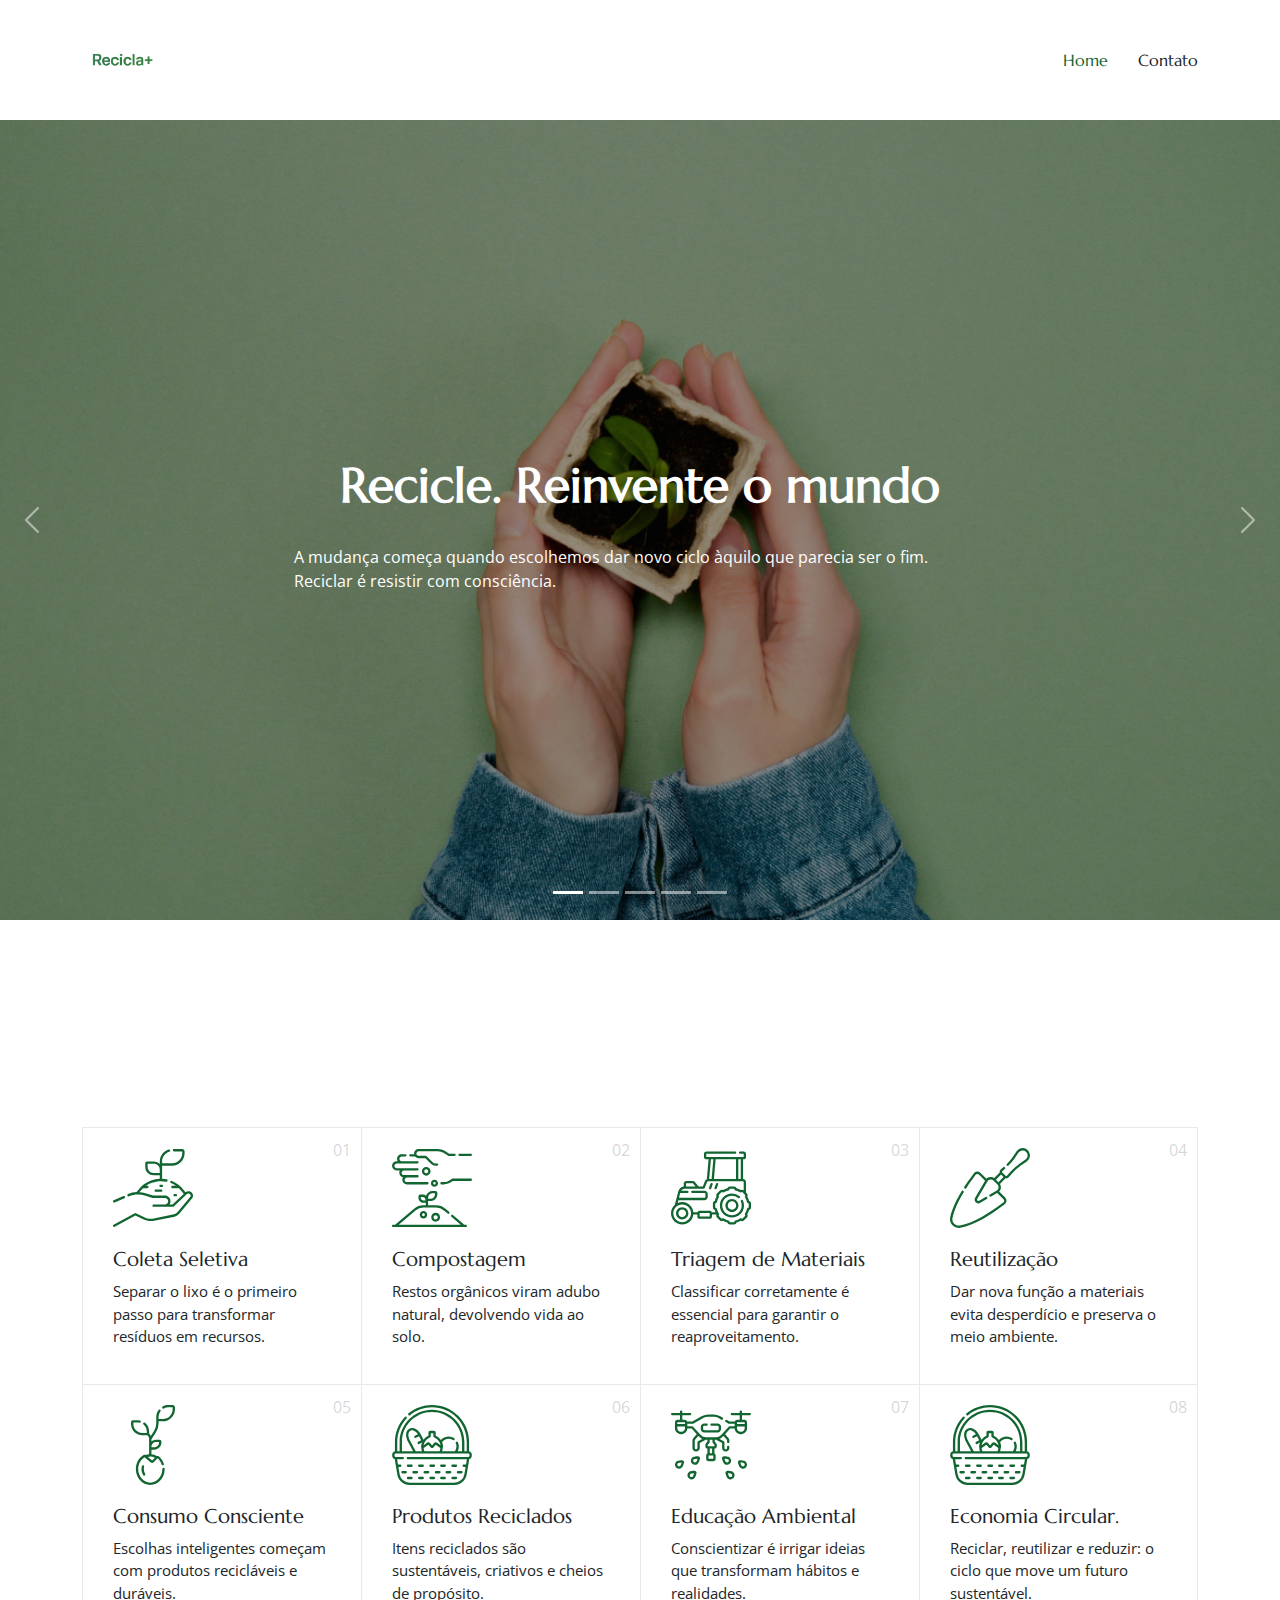
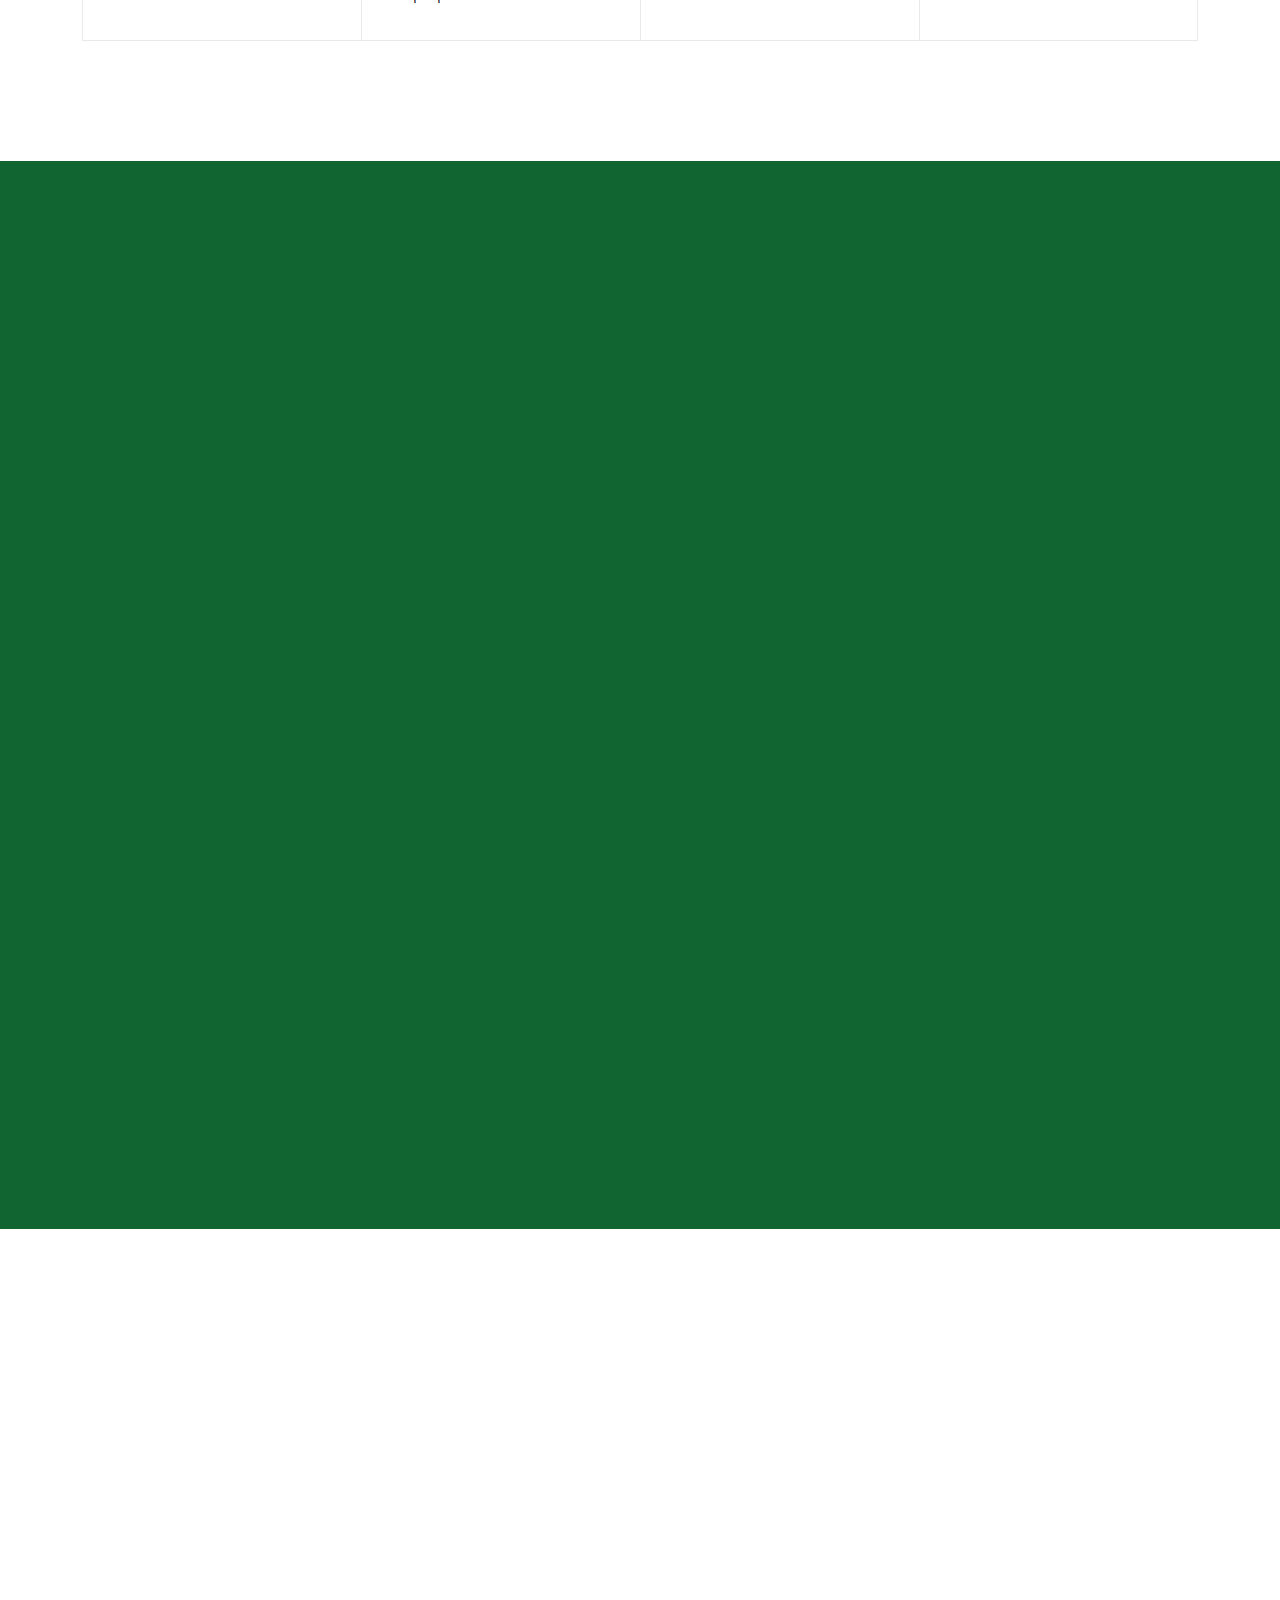
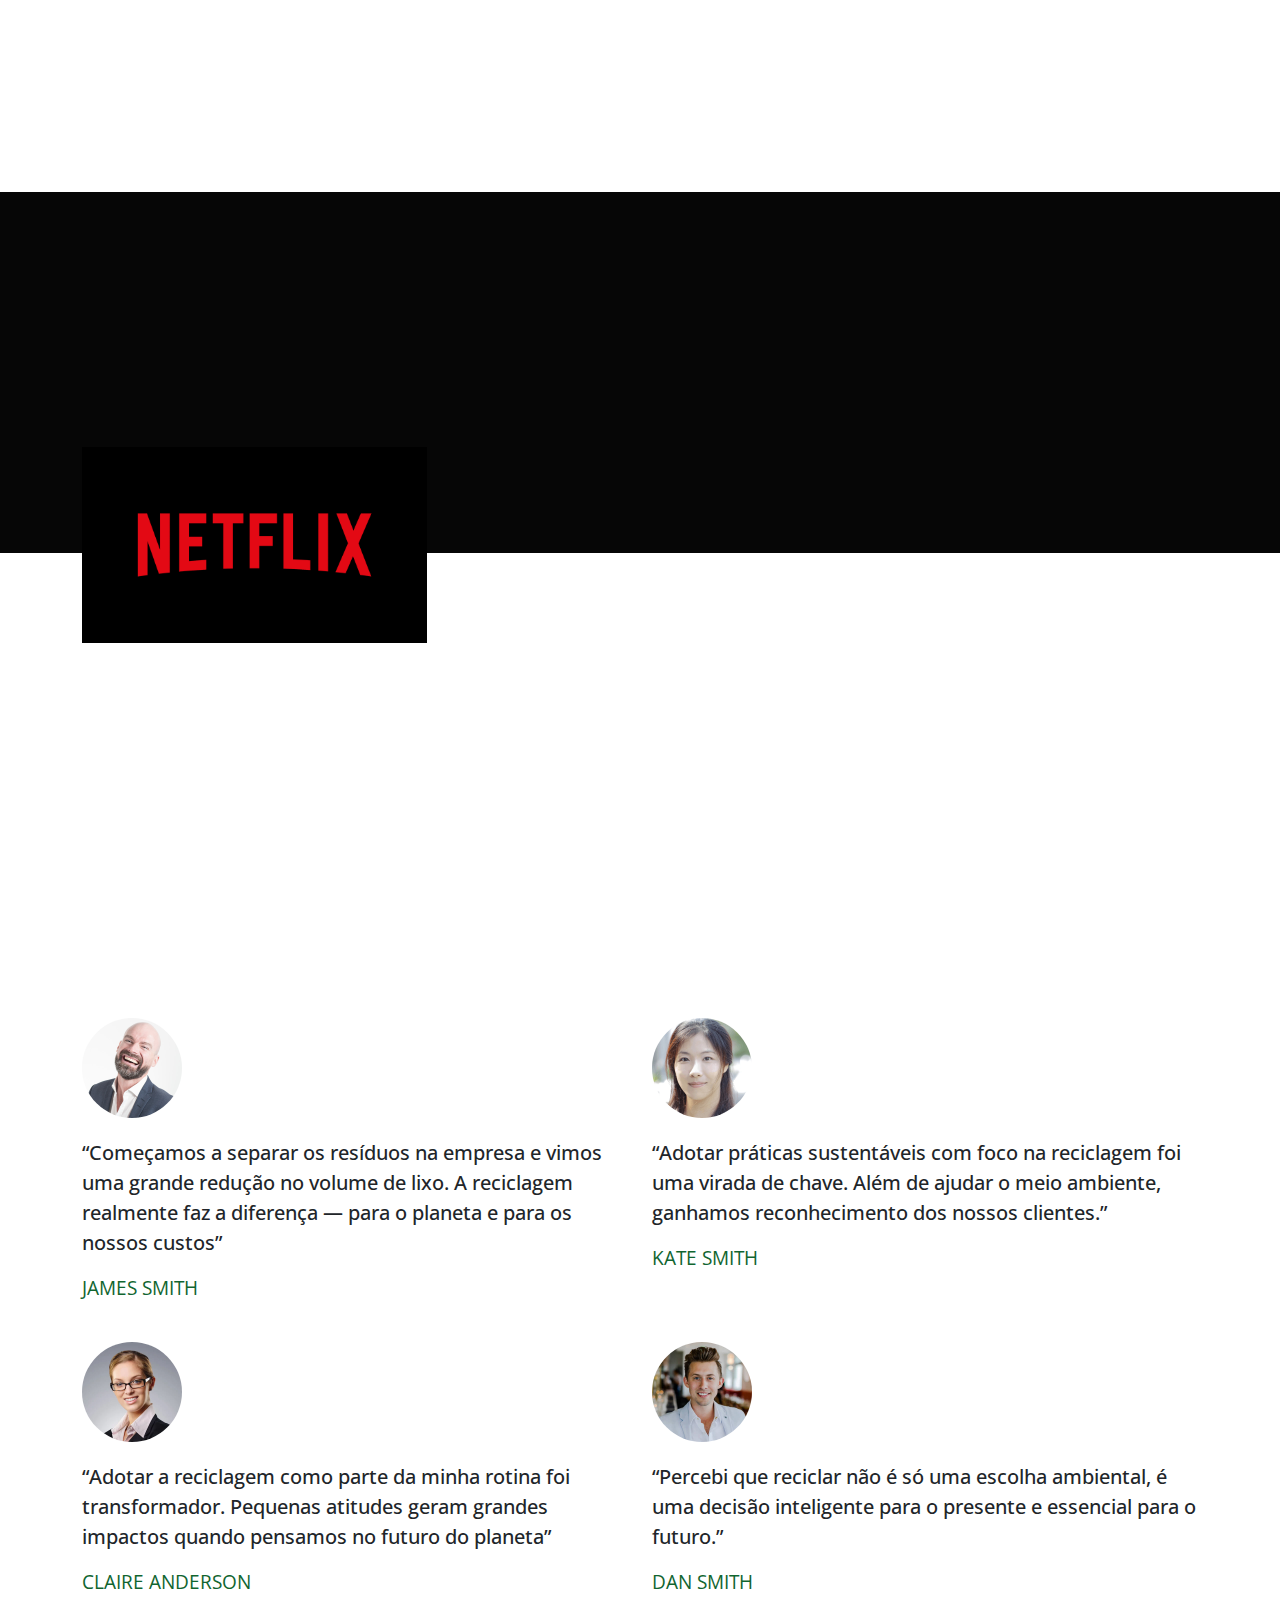
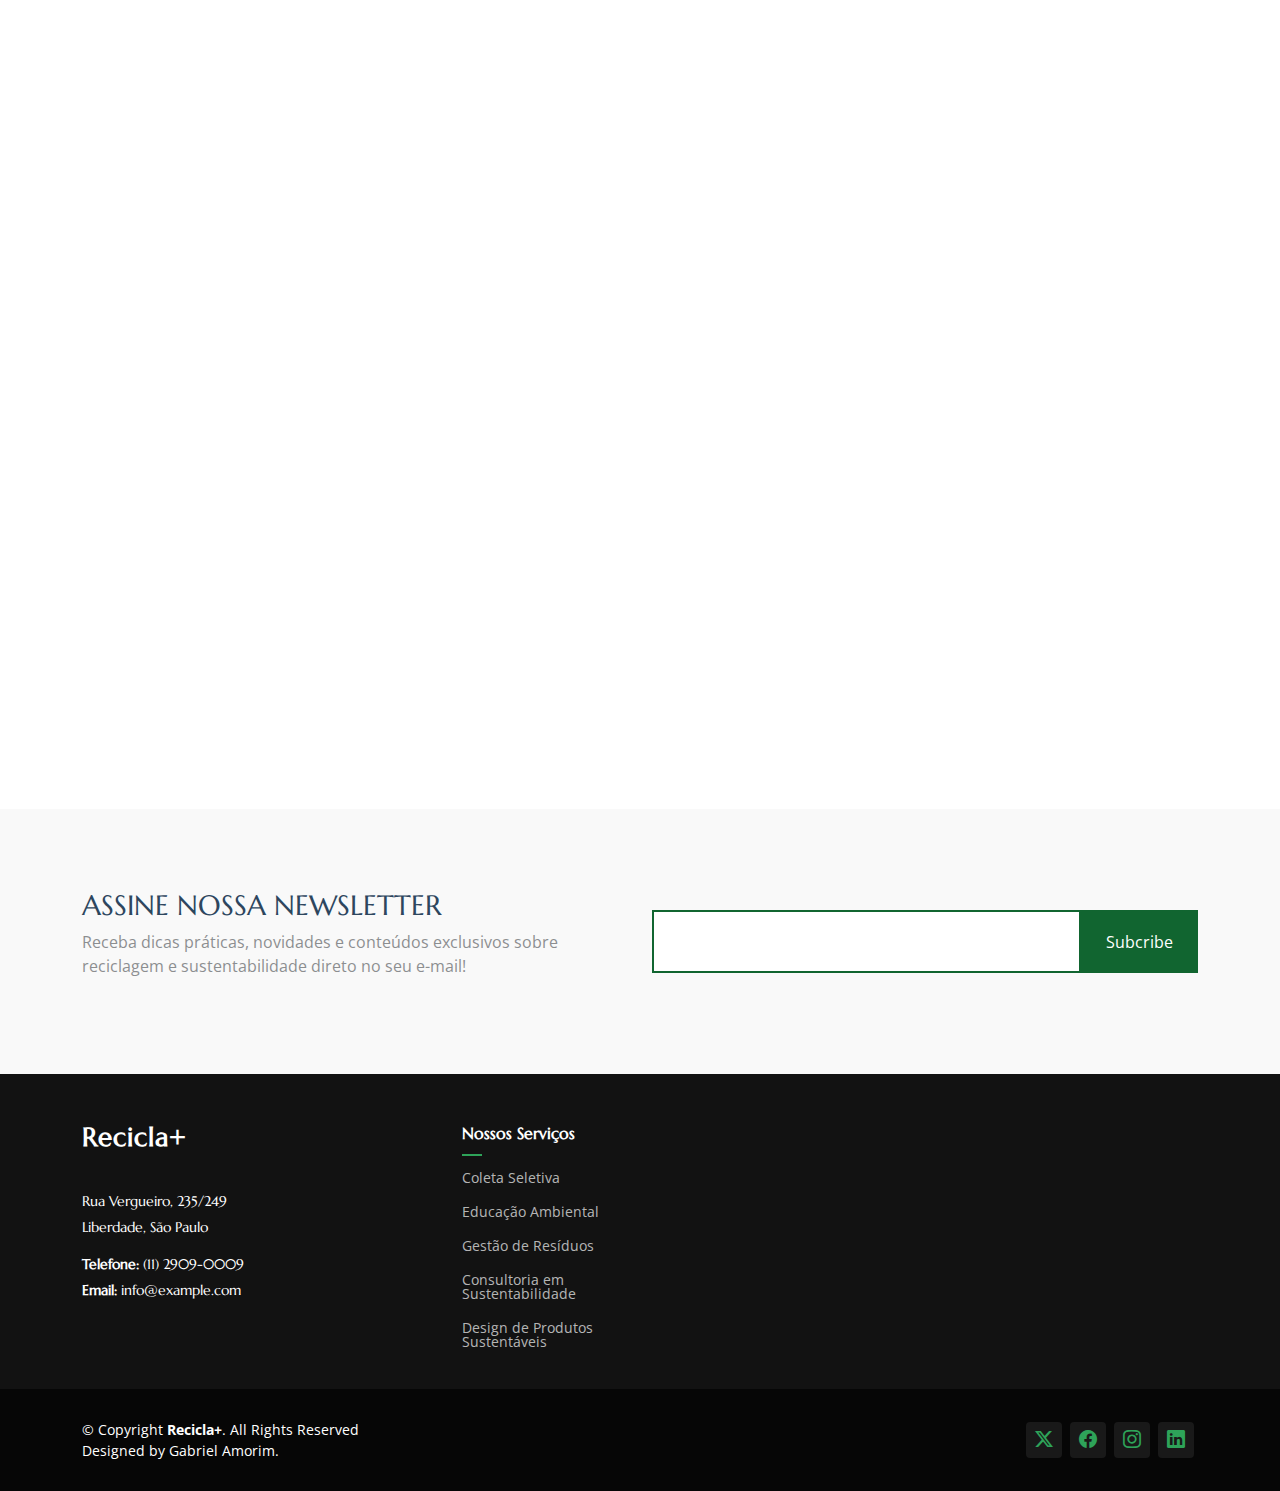
<file: index.html>
<!DOCTYPE html>
<html lang="pt-br">

<head>
  <meta charset="utf-8">
  <meta content="width=device-width, initial-scale=1.0" name="viewport">
  <title>Recicla+</title>
  <meta name="description" content="">
  <meta name="keywords" content="">

  <link href="assets/img/favicon.png" rel="icon">
  <link href="assets/img/apple-touch-icon.png" rel="apple-touch-icon">

  <link href="https://fonts.googleapis.com" rel="preconnect">
  <link href="https://fonts.gstatic.com" rel="preconnect" crossorigin>
  <link href="https://fonts.googleapis.com/css2?family=Open+Sans:ital,wght@0,300;0,400;0,500;0,600;0,700;0,800;1,300;1,400;1,500;1,600;1,700;1,800&family=Marcellus:wght@400&display=swap" rel="stylesheet">

  <link href="assets/vendor/bootstrap/css/bootstrap.min.css" rel="stylesheet">
  <link href="assets/vendor/bootstrap-icons/bootstrap-icons.css" rel="stylesheet">
  <link href="assets/vendor/aos/aos.css" rel="stylesheet">
  <link href="assets/vendor/swiper/swiper-bundle.min.css" rel="stylesheet">
  <link href="assets/vendor/glightbox/css/glightbox.min.css" rel="stylesheet">

  <link href="assets/css/main.css" rel="stylesheet">
</head>

<body class="index-page">

  <header id="header" class="header d-flex align-items-center position-relative">
    <div class="container-fluid container-xl position-relative d-flex align-items-center justify-content-between">

      <a href="index.html" class="logo d-flex align-items-center">
        <img src="assets/img/logo.png" alt="Recicla+">
      </a>

      <nav id="navmenu" class="navmenu">
        <ul>
          <li><a href="index.html" class="active">Home</a></li>
          <li><a href="contact.html">Contato</a></li>
        </ul>
        <i class="mobile-nav-toggle d-xl-none bi bi-list"></i>
      </nav>

    </div>
  </header>

  <main class="main">
    <section id="hero" class="hero section dark-background">

      <div id="hero-carousel" class="carousel slide carousel-fade" data-bs-ride="carousel" data-bs-interval="5000">

        <div class="carousel-item active">
          <img src="assets/img/hero_1cr.jpg" alt="">
          <div class="carousel-container">
            <h2>Recicle. Reinvente o mundo</h2>
            <p>A mudança começa quando escolhemos dar novo ciclo àquilo que parecia ser o fim. Reciclar é resistir com consciência.</p>
          </div>
        </div>

        <div class="carousel-item">
          <img src="assets/img/hero_2cr.jpg" alt="">
          <div class="carousel-container">
            <h2>Por um amanhã mais leve</h2>
            <p>O futuro é verde e começa com as escolhas que fazemos hoje. Reciclar é cuidar do amanhã.</p>
          </div>
        </div>

        <div class="carousel-item">
          <img src="assets/img/hero_3cr.jpg" alt="">
          <div class="carousel-container">
            <h2>Consciência em movimento</h2>
            <p>Reciclar é atitude. É ação diária com impacto global. A transformação começa em você.</p>
          </div>
        </div>

        <div class="carousel-item">
          <img src="assets/img/hero_4cr.jpg" alt="">
          <div class="carousel-container">
            <h2>Reequilibre. Recicle</h2>
            <p>A natureza se renova. Nós também podemos. Reciclar é um ato de equilíbrio com o planeta.</p>
          </div>
        </div>

        <div class="carousel-item">
          <img src="assets/img/hero_5cr.jpg" alt="">
          <div class="carousel-container">
            <h2>Revolucione com consciência</h2>
            <p>Na cidade, toda escolha ecoa. Reciclar é protesto silencioso por um mundo mais justo.</p>
          </div>
        </div>

        <a class="carousel-control-prev" href="#hero-carousel" role="button" data-bs-slide="prev">
          <span class="carousel-control-prev-icon bi bi-chevron-left" aria-hidden="true"></span>
        </a>

        <a class="carousel-control-next" href="#hero-carousel" role="button" data-bs-slide="next">
          <span class="carousel-control-next-icon bi bi-chevron-right" aria-hidden="true"></span>
        </a>

        <ol class="carousel-indicators"></ol>

      </div>

    </section>

    <section id="services" class="services section">

      <div class="container section-title" data-aos="fade-up">
        <h2>Serviços</h2>
        <p>Promovendo um futuro sustentável todos os dias através da reciclagem.</p>
      </div>
      <div class="content">
        <div class="container">
          <div class="row g-0">
            <div class="col-lg-3 col-md-6">
              <div class="service-item">
                <span class="number">01</span>
                <div class="service-item-icon">
                  <svg xmlns="http://www.w3.org/2000/svg" version="1.1" xmlns:xlink="http://www.w3.org/1999/xlink" width="80" height="80" x="0" y="0" viewBox="0 0 509.435 509.435" style="enable-background: new 0 0 512 512" xml:space="preserve" class="">
                    <g>
                      <path d="M7.506 347.639c.994 0 2.005-.199 2.976-.619l62.037-26.857a7.5 7.5 0 0 0 3.903-9.862 7.5 7.5 0 0 0-9.862-3.903L4.523 333.255a7.501 7.501 0 0 0 2.983 14.384zM500.883 283.197c-10.953-10.952-28.175-11.423-39.689-1.267l-10.034-13.307c-19.783-26.239-46.1-46.623-76.103-58.948a7.5 7.5 0 0 0-5.699 13.875c11.136 4.575 21.708 10.382 31.567 17.249h-22.621c-4.143 0-7.5 3.358-7.5 7.5s3.357 7.5 7.5 7.5h41.188a169.382 169.382 0 0 1 19.691 21.855l11.048 14.652-71.171 67.597h-19.48a35.772 35.772 0 0 0 6.775-20.976c0-19.837-16.139-35.975-35.976-35.975h-75.023l-48.33-15.005a160.871 160.871 0 0 0-37.992-6.934l2.533-3.359a169.852 169.852 0 0 1 19.67-21.855h27.398c4.143 0 7.5-3.358 7.5-7.5s-3.357-7.5-7.5-7.5h-8.848a165.125 165.125 0 0 1 38.01-19.73c28.992-10.532 60.376-12.89 90.754-6.821a7.498 7.498 0 0 0 8.824-5.885 7.5 7.5 0 0 0-5.885-8.824 184.517 184.517 0 0 0-28.616-3.4v-83.727h64.189c43.49 0 78.872-35.382 78.872-78.872V22.488c0-8.712-7.088-15.801-15.801-15.801h-51.729c-4.143 0-7.5 3.358-7.5 7.5s3.357 7.5 7.5 7.5h51.729c.441 0 .801.359.801.801v11.051c0 35.219-28.653 63.872-63.872 63.872h-64.189V85.559c0-28.082 18.793-53.262 45.701-61.234a7.5 7.5 0 1 0-4.261-14.382c-15.972 4.732-30.338 14.681-40.451 28.015-10.46 13.79-15.988 30.25-15.988 47.601v16.416c-9.59-9.839-22.97-15.965-37.762-15.965h-43.432c-6.193 0-11.232 5.039-11.232 11.232v23.629c0 29.093 23.669 52.762 52.763 52.762h39.663v22.475a183.375 183.375 0 0 0-55.199 10.86c-32.974 11.978-61.705 33.297-83.085 61.653l-9.313 12.351a161.07 161.07 0 0 0-54.289 12.692 7.5 7.5 0 0 0-3.949 9.844 7.498 7.498 0 0 0 9.844 3.949c31.858-13.616 67.62-15.458 100.696-5.188l49.416 15.343c.72.224 1.47.337 2.224.337h76.161c11.566 0 20.976 9.409 20.976 20.975s-9.409 20.976-20.976 20.976h-71.803c-4.143 0-7.5 3.358-7.5 7.5s3.357 7.5 7.5 7.5h123.477a7.5 7.5 0 0 0 5.165-2.062l83.48-79.289c5.56-5.279 14.158-5.167 19.577.252a13.957 13.957 0 0 1 .853 18.9l-80.942 97.046a37.161 37.161 0 0 1-21.112 12.581L259.57 448.474c-20.377 4.113-41.89 1.365-60.575-7.739l-53.332-25.982a7.507 7.507 0 0 0-6.884.162L3.903 488.665a7.5 7.5 0 0 0 7.197 13.161l131.475-71.888 49.849 24.285c21.631 10.538 46.53 13.72 70.114 8.957l129.506-26.146a52.209 52.209 0 0 0 29.663-17.677l80.942-97.046c9.682-11.61 8.923-28.426-1.766-39.114zM258.212 158.634c-20.822 0-37.763-16.94-37.763-37.762V101.01h39.664c20.822 0 37.762 16.94 37.762 37.762v19.861h-39.663z" fill="currentColor" opacity="1" data-original="currentColor"></path>
                      <path d="M319.171 240.778a7.5 7.5 0 0 0-7.5-7.5h-9.43c-4.143 0-7.5 3.358-7.5 7.5s3.357 7.5 7.5 7.5h9.43a7.5 7.5 0 0 0 7.5-7.5zM272.068 264.08c-4.143 0-7.5 3.358-7.5 7.5s3.357 7.5 7.5 7.5h34.888c4.143 0 7.5-3.358 7.5-7.5s-3.357-7.5-7.5-7.5zM400.305 307.996c4.143 0 7.5-3.358 7.5-7.5s-3.357-7.5-7.5-7.5h-8.172c-4.143 0-7.5 3.358-7.5 7.5s3.357 7.5 7.5 7.5z" fill="currentColor" opacity="1" data-original="currentColor"></path>
                    </g>
                  </svg>
                </div>
                <div class="service-item-content">
                  <h3 class="service-heading">Coleta Seletiva</h3>
                  <p>
                    Separar o lixo é o primeiro passo para transformar resíduos em recursos.
                  </p>
                </div>
              </div>
            </div>
            <div class="col-lg-3 col-md-6">
              <div class="service-item">
                <span class="number">02</span>
                <div class="service-item-icon">
                  <svg xmlns="http://www.w3.org/2000/svg" version="1.1" xmlns:xlink="http://www.w3.org/1999/xlink" width="80" height="80" x="0" y="0" viewBox="0 0 514.314 514.314" style="enable-background: new 0 0 512 512" xml:space="preserve" class="">
                    <g>
                      <path d="M434.176 51.297h72.639c4.143 0 7.5-3.358 7.5-7.5s-3.357-7.5-7.5-7.5h-72.639c-4.143 0-7.5 3.358-7.5 7.5s3.357 7.5 7.5 7.5zM117.994 54.791h30.852c5.47 6.605 13.729 10.82 22.955 10.82h42.865l35.886 35.886c8.246 8.246 19.209 12.787 30.869 12.787h8.32c4.143 0 7.5-3.358 7.5-7.5s-3.357-7.5-7.5-7.5h-8.32c-7.654 0-14.85-2.981-20.262-8.393l-38.083-38.083a7.5 7.5 0 0 0-5.304-2.197H171.8c-8.159 0-14.797-6.638-14.797-14.797s6.638-14.797 14.797-14.797h123.757a66.756 66.756 0 0 1 35.416 10.157l30.374 18.983a7.497 7.497 0 0 0 3.975 1.14h36.891c4.143 0 7.5-3.358 7.5-7.5s-3.357-7.5-7.5-7.5h-34.739l-28.551-17.843a81.742 81.742 0 0 0-43.365-12.437H171.801c-16.43 0-29.797 13.367-29.797 29.798 0 1.349.099 2.675.273 3.977h-24.283a7.5 7.5 0 1 0 0 14.999zM30.38 144.476h20.344a29.724 29.724 0 0 0-4.003 14.921c0 14.399 10.225 26.453 23.795 29.288a29.746 29.746 0 0 0-4.371 15.555c0 16.499 13.423 29.921 29.921 29.921h131.637a7.5 7.5 0 0 0 7.498-7.688 7.5 7.5 0 0 0-8.307-7.311H96.065c-8.228 0-14.921-6.694-14.921-14.921s6.693-14.921 14.921-14.921H163.9c4.143 0 7.5-3.358 7.5-7.5s-3.357-7.5-7.5-7.5H76.643c-8.228 0-14.922-6.694-14.922-14.921s6.694-14.921 14.922-14.921H163.9c4.143 0 7.5-3.358 7.5-7.5s-3.357-7.5-7.5-7.5H30.38c-8.228 0-14.921-6.694-14.921-14.921s6.693-14.921 14.921-14.921H163.9c4.143 0 7.5-3.358 7.5-7.5s-3.357-7.5-7.5-7.5H62.547c-8.228 0-14.921-6.694-14.921-14.921s6.693-14.921 14.921-14.921h23.485c4.143 0 7.5-3.358 7.5-7.5s-3.357-7.5-7.5-7.5H62.547c-16.498 0-29.921 13.423-29.921 29.921a29.719 29.719 0 0 0 4.003 14.921H30.38C13.882 84.636.459 98.059.459 114.557s13.423 29.919 29.921 29.919zM506.814 196.74H389.248a7.497 7.497 0 0 0-4.629 1.599l-5.613 4.403c-13.495 10.588-30.375 16.42-47.529 16.42h-12.272a7.5 7.5 0 0 0-8.309 7.5 7.5 7.5 0 0 0 7.5 7.5h13.081c20.496 0 40.664-6.967 56.788-19.618l3.574-2.804h114.976a7.5 7.5 0 1 0-.001-15z" fill="currentColor" opacity="1" data-original="currentColor" class=""></path>
                      <path d="M192.215 150.164c0 15.372 12.506 27.878 27.878 27.878s27.879-12.506 27.879-27.878-12.507-27.878-27.879-27.878-27.878 12.506-27.878 27.878zm40.757 0c0 7.101-5.777 12.878-12.879 12.878-7.101 0-12.878-5.777-12.878-12.878s5.777-12.878 12.878-12.878c7.101-.001 12.879 5.777 12.879 12.878zM273.049 203.771c-12.599 0-22.848 10.25-22.848 22.848s10.249 22.847 22.848 22.847 22.848-10.249 22.848-22.847-10.25-22.848-22.848-22.848zm0 30.695c-4.327 0-7.848-3.52-7.848-7.847s3.521-7.848 7.848-7.848 7.848 3.521 7.848 7.848-3.521 7.847-7.848 7.847zM474.178 493.298h-9.202l-73.199-62.323c-3.155-2.686-7.888-2.305-10.573.849s-2.305 7.887.849 10.572l59.785 50.902H43.105l108.164-92.092a77.855 77.855 0 0 1 50.423-18.558h81.558a77.851 77.851 0 0 1 50.423 18.558l24.029 20.458a7.498 7.498 0 0 0 10.573-.849 7.5 7.5 0 0 0-.849-10.572l-24.029-20.458a92.867 92.867 0 0 0-60.147-22.137h-51.158v-26.806h15.44c24.205 0 43.896-19.692 43.896-43.897v-8.808c0-6.785-5.52-12.305-12.305-12.305h-18.135c-19.99 0-36.891 13.437-42.174 31.749-5.716-4.945-13.156-7.947-21.29-7.947h-15.061c-6.942 0-12.591 5.648-12.591 12.592v7.399c0 17.97 14.619 32.589 32.589 32.589h14.629v15.433h-15.399a92.867 92.867 0 0 0-60.147 22.137L19.967 493.298H7.5c-4.143 0-7.5 3.358-7.5 7.5s3.357 7.5 7.5 7.5h466.678a7.5 7.5 0 0 0 0-15zM232.092 319.73c0-15.934 12.963-28.897 28.897-28.897h15.439v6.112c0 15.934-12.963 28.897-28.896 28.897h-15.44zm-16.978 17.485h-12.651c-9.698 0-17.589-7.89-17.589-17.589v-4.991h12.651c9.698 0 17.589 7.89 17.589 17.589z" fill="currentColor" opacity="1" data-original="currentColor" class=""></path>
                      <path d="M178.358 429.065c0 13.218 10.754 23.972 23.972 23.972s23.972-10.753 23.972-23.972-10.754-23.972-23.972-23.972-23.972 10.753-23.972 23.972zm32.944 0c0 4.947-4.024 8.972-8.972 8.972s-8.972-4.025-8.972-8.972 4.024-8.972 8.972-8.972 8.972 4.024 8.972 8.972zM252.23 445.536c0 15.706 12.777 28.484 28.483 28.484s28.484-12.778 28.484-28.484-12.778-28.484-28.484-28.484-28.483 12.778-28.483 28.484zm41.968 0c0 7.435-6.049 13.484-13.484 13.484s-13.483-6.049-13.483-13.484 6.049-13.484 13.483-13.484c7.435 0 13.484 6.049 13.484 13.484z" fill="currentColor" opacity="1" data-original="currentColor" class=""></path>
                    </g>
                  </svg>
                </div>
                <div class="service-item-content">
                  <h3 class="service-heading">Compostagem</h3>
                  <p>
                   Restos orgânicos viram adubo natural, devolvendo vida ao solo.
                  </p>
                </div>
              </div>
            </div>
            <div class="col-lg-3 col-md-6">
              <div class="service-item">
                <span class="number">03</span>
                <div class="service-item-icon">
                  <svg xmlns="http://www.w3.org/2000/svg" version="1.1" xmlns:xlink="http://www.w3.org/1999/xlink" width="80" height="80" x="0" y="0" viewBox="0 0 516.53 516.53" style="enable-background: new 0 0 512 512" xml:space="preserve" class="">
                    <g>
                      <path d="M504.085 341.447a113.617 113.617 0 0 0-11.524-27.805c3.866-6.212 3.104-14.506-2.288-19.897l-5.804-5.804v-67.388c0-10.907-8.398-19.878-19.066-20.817V73.099h4.012c8.301 0 15.054-6.753 15.054-15.054V37.599c0-8.301-6.753-15.054-15.054-15.054h-23.242a7.5 7.5 0 0 0 0 15l23.296.054-.054 20.5-241.554-.054.054-20.5H414.21a7.5 7.5 0 0 0 0-15H227.916c-8.301 0-15.054 6.753-15.054 15.054v20.446c0 8.301 6.753 15.054 15.054 15.054h14.719L231.27 201.13c-5.215 2.077-9.463 6.215-11.642 11.675l-14.014 35.128h-27.323l-24.417-28.857a16.73 16.73 0 0 0-12.795-5.936H99.071c-9.242 0-16.761 7.519-16.761 16.761v18.66a44.759 44.759 0 0 0-35.97 33.278L24.937 367.09C9.676 380.359 0 399.894 0 421.658c0 39.881 32.446 72.327 72.328 72.327 37.349 0 68.174-28.457 71.938-64.827h25.905v12.546c0 8.282 6.738 15.02 15.02 15.02h64.364c8.282 0 15.02-6.738 15.02-15.02v-12.546h29.374c-3.278 6.098-2.356 13.875 2.785 19.016l19.555 19.554a16 16 0 0 0 11.388 4.718c3.045 0 5.961-.839 8.506-2.431a113.556 113.556 0 0 0 27.808 11.525c1.662 7.123 8.064 12.445 15.686 12.445h27.655c7.602 0 13.99-5.293 15.672-12.441a113.582 113.582 0 0 0 27.814-11.525 15.986 15.986 0 0 0 8.514 2.427c4.302 0 8.346-1.675 11.388-4.717l19.555-19.555c5.396-5.396 6.156-13.7 2.29-19.901a113.607 113.607 0 0 0 11.522-27.801c7.123-1.662 12.445-8.064 12.445-15.686v-27.655c-.002-7.621-5.324-14.023-12.447-15.684zm-53.681-141.805h-15.681V73.099h15.681zM419.723 73.099v126.543h-142.46l11.233-126.543zm-146.286 0-11.233 126.543h-15.743l11.234-126.543zM99.071 228.14h42.008c.519 0 1.008.227 1.344.624l16.219 19.169H97.311v-18.032c0-.971.79-1.761 1.76-1.761zm-51.11 108.845h167.157c12.315 0 22.334-10.019 22.334-22.334v-16.152c0-12.315-10.019-22.334-22.334-22.334h-77.364a7.5 7.5 0 0 0 0 15h77.364c4.044 0 7.334 3.29 7.334 7.334v16.152c0 4.044-3.29 7.334-7.334 7.334H51.727l7.738-30.821h46.327a7.5 7.5 0 0 0 0-15h-40.76a29.774 29.774 0 0 1 24.779-13.231h120.886a7.5 7.5 0 0 0 6.966-4.721l15.897-39.849a5.883 5.883 0 0 1 5.49-3.721h224.51a5.916 5.916 0 0 1 5.91 5.91v52.522c-5.348-4.343-12.853-4.747-18.636-1.165a113.598 113.598 0 0 0-27.818-11.532c-1.662-7.123-8.063-12.445-15.685-12.445h-27.655c-7.602 0-13.99 5.294-15.672 12.441a113.583 113.583 0 0 0-27.818 11.527c-6.213-3.868-14.506-3.104-19.897 2.288l-19.555 19.555c-5.375 5.375-6.149 13.637-2.28 19.884a113.572 113.572 0 0 0-11.531 27.818c-7.123 1.662-12.445 8.063-12.445 15.685v27.655c0 7.602 5.293 13.99 12.441 15.672 1.242 4.67 2.784 9.24 4.603 13.699h-24.12c-2.277-5.402-7.626-9.204-13.847-9.204h-64.364c-6.221 0-11.569 3.802-13.847 9.204h-27.078c-3.764-36.371-34.589-64.828-71.938-64.828a71.896 71.896 0 0 0-28.994 6.086zm24.367 142c-31.61 0-57.328-25.717-57.328-57.327s25.717-57.328 57.328-57.328 57.327 25.717 57.327 57.328-25.717 57.327-57.327 57.327zm177.24-37.262h-.013l-64.384-.02.02-21.75 64.384.02zm251.962-56.937c0 .609-.496 1.105-1.189 1.105-4.816 0-8.956 3.287-10.065 7.992a98.695 98.695 0 0 1-12.139 29.288c-2.543 4.113-1.939 9.365 1.447 12.75l.084.084a1.105 1.105 0 0 1 0 1.562l-19.555 19.555a1.085 1.085 0 0 1-.781.323c-.208 0-.514-.056-.761-.303a3.326 3.326 0 0 0-.084-.084c-3.406-3.407-8.658-4.01-12.77-1.467a98.657 98.657 0 0 1-29.288 12.138c-4.706 1.11-7.992 5.25-7.992 10.15 0 .609-.496 1.105-1.104 1.105h-27.655c-.609 0-1.105-.496-1.105-1.189 0-4.816-3.287-8.956-7.992-10.066a98.69 98.69 0 0 1-29.287-12.137 10.35 10.35 0 0 0-5.455-1.561c-2.68 0-5.338 1.049-7.38 3.091a1.085 1.085 0 0 1-.781.323c-.208 0-.513-.056-.781-.324l-19.555-19.555c-.431-.431-.431-1.132.064-1.627 3.406-3.406 4.009-8.657 1.466-12.77a98.66 98.66 0 0 1-12.138-29.287c-1.11-4.706-5.25-7.992-10.15-7.992a1.107 1.107 0 0 1-1.105-1.105V357.13c0-.609.496-1.104 1.189-1.104 4.816 0 8.956-3.287 10.066-7.992a98.661 98.661 0 0 1 12.138-29.288c2.542-4.112 1.939-9.364-1.531-12.833a1.106 1.106 0 0 1 0-1.563l19.555-19.555c.431-.431 1.132-.431 1.626.064 3.407 3.408 8.658 4.011 12.77 1.467a98.666 98.666 0 0 1 29.288-12.138c4.706-1.11 7.992-5.25 7.992-10.15 0-.609.496-1.105 1.105-1.105h27.655c.609 0 1.104.496 1.104 1.189 0 4.816 3.287 8.956 7.992 10.066a98.664 98.664 0 0 1 29.288 12.139c4.113 2.543 9.365 1.939 12.833-1.531a1.107 1.107 0 0 1 1.563 0l19.555 19.555c.431.431.431 1.132-.062 1.625-3.408 3.406-4.012 8.658-1.468 12.771a98.666 98.666 0 0 1 12.138 29.288c1.11 4.706 5.25 7.992 10.066 7.992h.084c.609 0 1.105.496 1.105 1.104z" fill="currentColor" opacity="1" data-original="currentColor" class=""></path>
                      <path d="M454.895 335.721a7.5 7.5 0 0 0-3.834 9.889 62.412 62.412 0 0 1 5.335 25.349c0 34.678-28.213 62.891-62.891 62.891s-62.891-28.213-62.891-62.891c0-34.679 28.213-62.892 62.891-62.892a62.934 62.934 0 0 1 40.397 14.703 7.5 7.5 0 0 0 10.566-.923 7.5 7.5 0 0 0-.923-10.566 77.96 77.96 0 0 0-50.041-18.213c-42.949 0-77.891 34.942-77.891 77.892 0 42.949 34.942 77.891 77.891 77.891s77.891-34.942 77.891-77.891c0-10.895-2.224-21.46-6.611-31.403a7.5 7.5 0 0 0-9.889-3.836zM72.328 381.807c-21.974 0-39.851 17.877-39.851 39.851s17.877 39.851 39.851 39.851 39.851-17.877 39.851-39.851-17.878-39.851-39.851-39.851zm0 64.702c-13.703 0-24.851-11.148-24.851-24.851s11.148-24.851 24.851-24.851 24.851 11.148 24.851 24.851-11.149 24.851-24.851 24.851z" fill="currentColor" opacity="1" data-original="currentColor" class=""></path>
                      <path d="M393.504 328.829c-23.23 0-42.13 18.899-42.13 42.13 0 23.23 18.899 42.129 42.13 42.129s42.13-18.899 42.13-42.129-18.9-42.13-42.13-42.13zm0 69.26c-14.959 0-27.13-12.17-27.13-27.129s12.17-27.13 27.13-27.13 27.13 12.17 27.13 27.13c0 14.958-12.171 27.129-27.13 27.129zM249.861 265.585a7.487 7.487 0 0 0 2.663.491 7.503 7.503 0 0 0 7.013-4.838l9.438-24.841a7.5 7.5 0 0 0-14.022-5.328l-9.438 24.841a7.499 7.499 0 0 0 4.346 9.675zM285.384 265.585a7.487 7.487 0 0 0 2.663.491 7.502 7.502 0 0 0 7.012-4.838l9.439-24.841a7.5 7.5 0 0 0-4.347-9.675 7.5 7.5 0 0 0-9.675 4.347l-9.439 24.841a7.5 7.5 0 0 0 4.347 9.675z" fill="currentColor" opacity="1" data-original="currentColor" class=""></path>
                    </g>
                  </svg>
                </div>
                <div class="service-item-content">
                  <h3 class="service-heading">Triagem de Materiais</h3>
                  <p>
                    Classificar corretamente é essencial para garantir o reaproveitamento.
                  </p>
                </div>
              </div>
            </div>
            <div class="col-lg-3 col-md-6">
              <div class="service-item">
                <span class="number">04</span>
                <div class="service-item-icon">
                  <svg xmlns="http://www.w3.org/2000/svg" version="1.1" xmlns:xlink="http://www.w3.org/1999/xlink" width="80" height="80" x="0" y="0" viewBox="0 0 509.389 509.389" style="enable-background: new 0 0 512 512" xml:space="preserve" class="">
                    <g>
                      <path d="M495.69 14.267A46.636 46.636 0 0 0 458.364.766a46.637 46.637 0 0 0-34.257 20.05l-24.614 35.749a309.594 309.594 0 0 1-37.289 44.521 7.5 7.5 0 0 0 10.544 10.668 324.596 324.596 0 0 0 39.1-46.684l24.614-35.749a31.674 31.674 0 0 1 23.268-13.618 31.66 31.66 0 0 1 25.354 9.17 31.681 31.681 0 0 1 9.171 25.355 31.679 31.679 0 0 1-13.618 23.267l-35.75 24.615a324.066 324.066 0 0 0-59.859 53.246l-22.502 25.667a5.412 5.412 0 0 1-3.933 1.86c-1.518.071-2.966-.518-4.047-1.599l-21.873-21.872c-1.081-1.082-1.649-2.52-1.599-4.048s.711-2.925 1.86-3.933l15.802-13.854a7.5 7.5 0 0 0-9.889-11.279l-15.802 13.854a20.546 20.546 0 0 0-6.964 14.719 20.37 20.37 0 0 0 .64 5.69l-35.241 35.241c-7.726-5.323-17.119-7.656-26.65-6.449-8.734 1.104-16.614 5.058-22.612 11.157l-37.903-37.903a28.552 28.552 0 0 0-22.3-8.292 28.547 28.547 0 0 0-20.847 11.457c-23.749 31.972-43.447 60.009-60.222 85.713a7.5 7.5 0 0 0 6.275 11.6 7.495 7.495 0 0 0 6.288-3.402c16.606-25.447 36.135-53.239 59.7-84.966a13.562 13.562 0 0 1 9.903-5.441 13.585 13.585 0 0 1 10.595 3.939l39.789 39.789-63.489 107.398c-5.606 9.484-4.179 21.121 3.554 28.957 4.724 4.785 10.89 7.271 17.211 7.271 4.233-.001 8.536-1.115 12.519-3.399l40.792-24.114a7.499 7.499 0 1 0-7.632-12.912l-40.706 24.064c-4.745 2.723-9.055 1.038-11.506-1.446-1.129-1.144-4.561-5.302-1.318-10.787L239.37 211.63c3.736-6.32 10.058-10.474 17.342-11.395 7.292-.918 14.44 1.529 19.633 6.722l25.938 25.938c5.187 5.186 7.654 12.36 6.771 19.686-.878 7.28-4.911 13.598-10.99 17.288l-44.019 26.021a7.5 7.5 0 0 0 7.632 12.912l38.725-22.893 40.397 40.396a13.558 13.558 0 0 1 3.938 10.564 13.606 13.606 0 0 1-5.428 9.926c-54.818 40.993-97.27 69.301-137.646 91.785-50.099 27.898-95.647 45.713-139.25 54.462-13.202 2.648-26.235-1.337-35.759-10.935a40.033 40.033 0 0 1-10.799-36.472c10.129-48.517 33.232-101.845 70.63-163.033a7.501 7.501 0 0 0-12.799-7.823c-38.309 62.679-62.028 117.563-72.515 167.79-3.796 18.186 1.75 36.916 14.835 50.103 10.368 10.45 24.27 16.146 38.625 16.145 3.564 0 7.159-.352 10.732-1.068 45.149-9.06 92.12-27.398 143.597-56.063 40.984-22.823 83.956-51.469 139.331-92.878a28.597 28.597 0 0 0 11.407-20.864 28.554 28.554 0 0 0-8.292-22.245l-38.525-38.525c6.079-6.031 10.002-13.987 11.063-22.799 1.106-9.18-1.037-18.215-5.937-25.753l35.39-35.39a20.4 20.4 0 0 0 5.022.654 20.546 20.546 0 0 0 15.384-6.975l22.502-25.667a309.032 309.032 0 0 1 57.086-50.779l35.749-24.614a46.635 46.635 0 0 0 20.05-34.256 46.63 46.63 0 0 0-13.5-37.328zM340.732 184.685l-32.723 32.723-15.459-15.459 32.723-32.723z" fill="currentColor" opacity="1" data-original="currentColor"></path>
                    </g>
                  </svg>
                </div>
                <div class="service-item-content">
                  <h3 class="service-heading">Reutilização</h3>
                  <p>
                   Dar nova função a materiais evita desperdício e preserva o meio ambiente.
                  </p>
                </div>
              </div>
            </div>

            <div class="col-lg-3 col-md-6">
              <div class="service-item">
                <span class="number">05</span>
                <div class="service-item-icon">
                  <svg xmlns="http://www.w3.org/2000/svg" version="1.1" xmlns:xlink="http://www.w3.org/1999/xlink" width="80" height="80" x="0" y="0" viewBox="0 0 513.089 513.089" style="enable-background: new 0 0 512 512" xml:space="preserve" class="">
                    <g>
                      <path d="M194.209 386.877a7.497 7.497 0 0 0-9.15 5.363 75.07 75.07 0 0 0-2.428 18.947c0 13.789 3.615 27 10.454 38.204a7.494 7.494 0 0 0 10.308 2.495 7.5 7.5 0 0 0 2.494-10.309c-5.401-8.851-8.257-19.359-8.257-30.39a60.09 60.09 0 0 1 1.941-15.16 7.497 7.497 0 0 0-5.362-9.15z" fill="currentColor" opacity="1" data-original="currentColor"></path>
                      <path d="M382.56 0h-27.319c-12.654 0-25.236 3.119-36.386 9.021a7.5 7.5 0 0 0 7.018 13.258c9.124-4.83 19.005-7.278 29.368-7.278h27.222v12.022c0 34.679-28.213 62.892-62.892 62.892h-27.222V77.893c0-13.309 4.12-26.038 11.914-36.811a7.5 7.5 0 0 0-12.153-8.793c-9.657 13.347-14.762 29.117-14.762 45.604V119.154a88.294 88.294 0 0 1-14.296 48.23l-20.501 31.543a46.65 46.65 0 0 0-9.615-13.916l-1.273-1.273v-14.053c0-21.604-9.58-41.872-26.284-55.608a7.5 7.5 0 0 0-9.528 11.586c13.226 10.876 20.812 26.922 20.812 44.022v9.66h-29.069c-31.412 0-56.968-25.556-56.968-56.968v-9.66h29.069c3.454 0 6.976.329 10.467.977a7.5 7.5 0 0 0 2.738-14.748 72.57 72.57 0 0 0-13.205-1.229h-31.883c-6.72 0-12.187 5.467-12.187 12.186v12.474c0 39.684 32.284 71.968 71.968 71.968h33.463l1.273 1.273c5.979 5.979 9.271 13.927 9.271 22.381v98.306a79.003 79.003 0 0 0-21.446 5.114c-4.152-2.798-9.597-3.045-13.983-.509-30.558 17.671-49.541 52.263-49.541 90.277 0 56.188 41.481 101.901 92.47 101.901s92.47-45.713 92.47-101.901c0-.237-.004-.473-.009-.709l-.005-.334a7.5 7.5 0 0 0-7.499-7.433h-.068a7.5 7.5 0 0 0-7.433 7.567l.014.909c0 47.917-34.753 86.901-77.47 86.901s-77.47-38.984-77.47-86.901c0-32.212 15.656-61.449 40.948-76.643l40.182 34.094c5.225 4.433 13.1 4.099 17.929-.761l25.512-25.668c11.649 10.022 20.473 23.408 25.562 38.809a7.496 7.496 0 0 0 9.475 4.768 7.5 7.5 0 0 0 4.768-9.474c-6.15-18.613-17.027-34.756-31.454-46.681-4.011-3.317-9.358-3.923-13.824-1.93-10.53-6.377-22.136-10.243-34.128-11.384v-29.695h18.365c25.013 0 45.362-20.35 45.362-45.362v-7.928c0-6.115-4.975-11.089-11.089-11.089h-22.276c-11.667 0-22.318 4.429-30.362 11.693v-13.713l29.028-44.665a103.263 103.263 0 0 0 16.72-56.404v-14.239h27.222c42.949 0 77.892-34.942 77.892-77.892v-12.12C397.462 6.685 390.777 0 382.56 0zM251.211 356.136l-27.468-23.306a63.694 63.694 0 0 1 15.358-1.884c10.366 0 20.534 2.525 29.851 7.34zm25.752-118.894h18.365v4.017c0 16.742-13.62 30.362-30.362 30.362h-18.365v-4.017c0-16.741 13.62-30.362 30.362-30.362z" fill="currentColor" opacity="1" data-original="currentColor"></path>
                    </g>
                  </svg>
                </div>
                <div class="service-item-content">
                  <h3 class="service-heading">Consumo Consciente</h3>
                  <p>
                    Escolhas inteligentes começam com produtos recicláveis e duráveis.
                  </p>
                </div>
              </div>
            </div>
            <div class="col-lg-3 col-md-6">
              <div class="service-item">
                <span class="number">06</span>
                <div class="service-item-icon">
                  <svg xmlns="http://www.w3.org/2000/svg" version="1.1" xmlns:xlink="http://www.w3.org/1999/xlink" width="80" height="80" x="0" y="0" viewBox="0 0 511.67 511.67" style="enable-background: new 0 0 512 512" xml:space="preserve" class="">
                    <g>
                      <path d="M492.96 296.401v-59.276c0-63.338-24.665-122.886-69.452-167.673C378.721 24.666 319.174 0 255.835 0c-54.517 0-107.757 18.967-149.914 53.407a7.5 7.5 0 1 0 9.491 11.616C154.896 32.765 204.767 15 255.835 15c59.332 0 115.112 23.105 157.066 65.059 41.953 41.954 65.059 97.734 65.059 157.066v58.7h-15v-58.7C462.96 122.916 370.044 30 255.835 30S48.71 122.916 48.71 237.125v58.7h-15v-58.7c0-56.142 21.01-109.737 59.158-150.913a7.502 7.502 0 0 0-11.004-10.195C41.139 119.975 18.71 177.19 18.71 237.125v59.276c-10.029 2.3-17.535 11.291-17.535 22.008v5.81c0 10.194 6.791 18.828 16.085 21.627l16.782 99.17c6.535 38.622 39.71 66.654 78.882 66.654h285.822c39.172 0 72.347-28.032 78.882-66.654l16.782-99.17c9.294-2.798 16.085-11.432 16.085-21.627v-5.81c0-10.717-7.506-19.708-17.535-22.008zM63.71 237.125C63.71 131.187 149.896 45 255.835 45S447.96 131.187 447.96 237.125v58.7h-27.888a64.77 64.77 0 0 0 7.259-29.747c0-9.561-2.046-18.787-6.081-27.423a7.5 7.5 0 0 0-13.59 6.35c3.1 6.633 4.671 13.723 4.671 21.073a49.851 49.851 0 0 1-9.875 29.747h-82.073a68.421 68.421 0 0 0 3.912-22.766l-.003-.369a10.737 10.737 0 0 0 2.441-7.707l-.074-.952a81.022 81.022 0 0 0-6.053-25.058c9.161-14.126 24.883-22.763 41.856-22.763a49.676 49.676 0 0 1 26.83 7.844 7.5 7.5 0 0 0 8.086-12.634 64.65 64.65 0 0 0-34.916-10.21c-19.407 0-37.547 8.686-49.744 23.261a81.08 81.08 0 0 0-25.89-24.171l-7.325-4.298v-19.86c0-6.111-4.972-11.083-11.083-11.083h-24.17c-6.111 0-11.083 4.972-11.083 11.083v19.86l-7.325 4.298a81.067 81.067 0 0 0-24.083 21.633l-21.606-40.574a68.923 68.923 0 0 0-37.588-32.526 39.21 39.21 0 0 0-31.641 2.285 39.215 39.215 0 0 0-19.556 24.977 68.922 68.922 0 0 0 6.006 49.343l37.481 70.388H63.71zm88.14 58.7-41.235-77.438a53.95 53.95 0 0 1-4.701-38.625c1.687-6.691 5.971-12.162 12.061-15.405 6.091-3.244 13.022-3.745 19.516-1.409a53.936 53.936 0 0 1 28.384 23.614L146.29 196.99a7.5 7.5 0 0 0 7.051 13.241l19.627-10.451 13.619 25.575-19.627 10.451a7.5 7.5 0 0 0 7.051 13.241l17.809-9.483a81.015 81.015 0 0 0-5.807 24.466l-.074.961a10.774 10.774 0 0 0 1.468 6.319c-.018.6-.03 1.185-.03 1.752a68.427 68.427 0 0 0 3.914 22.766H151.85zm116.357-89.059 11.029 6.472a66.163 66.163 0 0 1 31.323 43.794l-23.74-16.479a13.027 13.027 0 0 0-17.511 2.36l-12.974 15.524-12.974-15.525c-2.59-3.099-6.283-4.719-10.029-4.719-2.584 0-5.193.771-7.481 2.359l-23.74 16.478a66.163 66.163 0 0 1 31.323-43.794l11.029-6.472a7.5 7.5 0 0 0 3.704-6.469v-20.238h16.336v20.238a7.504 7.504 0 0 0 3.705 6.471zm-60.729 89.059a53.472 53.472 0 0 1-5.062-20.774c.171-.105.342-.21.509-.326l30.046-20.854 15.047 18.007c2.065 2.471 5.097 3.888 8.317 3.888s6.252-1.417 8.317-3.888v-.001l15.047-18.006 29.574 20.527a53.458 53.458 0 0 1-5.081 21.428h-96.714zm288.017 28.394c0 4.182-3.402 7.584-7.584 7.584H101.084c-4.143 0-7.5 3.358-7.5 7.5s3.357 7.5 7.5 7.5h377.952l-5.751 33.987h-14.299c-4.143 0-7.5 3.358-7.5 7.5s3.357 7.5 7.5 7.5h11.76l-7.907 46.723a64.83 64.83 0 0 1-64.093 54.157H112.924a64.83 64.83 0 0 1-64.093-54.157l-7.907-46.723h11.76c4.143 0 7.5-3.358 7.5-7.5s-3.357-7.5-7.5-7.5H38.386l-5.751-33.987h36.487c4.143 0 7.5-3.358 7.5-7.5s-3.357-7.5-7.5-7.5H23.759c-4.182 0-7.584-3.402-7.584-7.584v-5.81c0-4.182 3.402-7.584 7.584-7.584h464.152c4.182 0 7.584 3.402 7.584 7.584z" fill="currentColor" opacity="1" data-original="currentColor"></path>
                      <path d="M246.338 395.79h21.993c4.143 0 7.5-3.358 7.5-7.5s-3.357-7.5-7.5-7.5h-21.993c-4.143 0-7.5 3.358-7.5 7.5s3.357 7.5 7.5 7.5zM174.455 395.79h21.994c4.143 0 7.5-3.358 7.5-7.5s-3.357-7.5-7.5-7.5h-21.994c-4.143 0-7.5 3.358-7.5 7.5s3.357 7.5 7.5 7.5zM102.573 395.79h21.994c4.143 0 7.5-3.358 7.5-7.5s-3.357-7.5-7.5-7.5h-21.994a7.5 7.5 0 0 0 0 15zM315.221 395.79h21.994c4.143 0 7.5-3.358 7.5-7.5s-3.357-7.5-7.5-7.5h-21.994c-4.143 0-7.5 3.358-7.5 7.5s3.357 7.5 7.5 7.5zM387.103 395.79h21.994c4.143 0 7.5-3.358 7.5-7.5s-3.357-7.5-7.5-7.5h-21.994c-4.143 0-7.5 3.358-7.5 7.5s3.357 7.5 7.5 7.5zM246.338 474.186h21.993c4.143 0 7.5-3.358 7.5-7.5s-3.357-7.5-7.5-7.5h-21.993c-4.143 0-7.5 3.358-7.5 7.5s3.357 7.5 7.5 7.5zM174.455 474.186h21.994c4.143 0 7.5-3.358 7.5-7.5s-3.357-7.5-7.5-7.5h-21.994c-4.143 0-7.5 3.358-7.5 7.5s3.357 7.5 7.5 7.5zM102.573 474.186h21.994c4.143 0 7.5-3.358 7.5-7.5s-3.357-7.5-7.5-7.5h-21.994a7.5 7.5 0 0 0 0 15zM337.215 459.186h-21.994c-4.143 0-7.5 3.358-7.5 7.5s3.357 7.5 7.5 7.5h21.994a7.5 7.5 0 0 0 0-15zM387.103 474.186h21.994c4.143 0 7.5-3.358 7.5-7.5s-3.357-7.5-7.5-7.5h-21.994c-4.143 0-7.5 3.358-7.5 7.5s3.357 7.5 7.5 7.5zM273.606 430.229a7.5 7.5 0 0 0 7.5 7.5H303.1c4.143 0 7.5-3.358 7.5-7.5s-3.357-7.5-7.5-7.5h-21.994a7.5 7.5 0 0 0-7.5 7.5zM201.725 430.229a7.5 7.5 0 0 0 7.5 7.5h21.994c4.143 0 7.5-3.358 7.5-7.5s-3.357-7.5-7.5-7.5h-21.994a7.5 7.5 0 0 0-7.5 7.5zM129.843 430.229a7.5 7.5 0 0 0 7.5 7.5h21.993c4.143 0 7.5-3.358 7.5-7.5s-3.357-7.5-7.5-7.5h-21.993a7.5 7.5 0 0 0-7.5 7.5zM87.454 422.729H67.46c-4.143 0-7.5 3.358-7.5 7.5s3.357 7.5 7.5 7.5h19.994c4.143 0 7.5-3.358 7.5-7.5s-3.357-7.5-7.5-7.5zM342.49 430.229a7.5 7.5 0 0 0 7.5 7.5h21.993c4.143 0 7.5-3.358 7.5-7.5s-3.357-7.5-7.5-7.5H349.99a7.5 7.5 0 0 0-7.5 7.5zM414.372 430.229a7.5 7.5 0 0 0 7.5 7.5h21.994c4.143 0 7.5-3.358 7.5-7.5s-3.357-7.5-7.5-7.5h-21.994a7.5 7.5 0 0 0-7.5 7.5z" fill="currentColor" opacity="1" data-original="currentColor"></path>
                    </g>
                  </svg>
                </div>
                <div class="service-item-content">
                  <h3 class="service-heading">Produtos Reciclados</h3>
                  <p>
                    Itens reciclados são sustentáveis, criativos e cheios de propósito.
                  </p>
                </div>
              </div>
            </div>
            <div class="col-lg-3 col-md-6">
              <div class="service-item">
                <span class="number">07</span>
                <div class="service-item-icon">
                  <svg xmlns="http://www.w3.org/2000/svg" version="1.1" xmlns:xlink="http://www.w3.org/1999/xlink" width="80" height="80" x="0" y="0" viewBox="0 0 512.805 512.805" style="enable-background: new 0 0 512 512" xml:space="preserve" class="">
                    <g>
                      <path d="M505.305 50.503h-50.094v-7.141c0-4.143-3.357-7.5-7.5-7.5s-7.5 3.357-7.5 7.5v7.141h-50.094c-4.143 0-7.5 3.357-7.5 7.5s3.357 7.5 7.5 7.5h50.094v29.428h-15.309c-7.223 0-13.385 4.557-15.809 10.939h-33.847l-16.98-9.451a7.5 7.5 0 0 0-7.295 13.107l18.682 10.397a7.507 7.507 0 0 0 3.647.946h34.681v15.505h-32.393a7.495 7.495 0 0 0-5.565 2.473l-47.127 52.176a49.438 49.438 0 0 1-36.627 16.273h-60.732a49.442 49.442 0 0 1-36.627-16.273l-47.127-52.176a7.5 7.5 0 0 0-5.565-2.473h-31.393V120.87h33.681a7.507 7.507 0 0 0 3.647-.946l64.468-35.883a64.829 64.829 0 0 1 31.454-8.163h35.656a64.819 64.819 0 0 1 31.454 8.164l17.778 9.896a7.5 7.5 0 0 0 7.295-13.107l-17.778-9.895a79.844 79.844 0 0 0-38.749-10.058h-35.656a79.854 79.854 0 0 0-38.749 10.057l-62.767 34.936h-32.847c-2.424-6.383-8.587-10.939-15.809-10.939H72.594V65.503h50.094c4.143 0 7.5-3.357 7.5-7.5s-3.357-7.5-7.5-7.5H72.594v-7.141c0-4.143-3.357-7.5-7.5-7.5s-7.5 3.357-7.5 7.5v7.141H7.5c-4.143 0-7.5 3.357-7.5 7.5s3.357 7.5 7.5 7.5h50.094v29.428H42.285c-9.331 0-16.922 7.591-16.922 16.922v37.917c0 20.438 16.628 37.066 37.066 37.066h5.329c19.899 0 36.18-15.765 37.025-35.461h28.101l31.968 35.393-22.399 27.123a21.63 21.63 0 0 0-4.939 13.742v47.817c0 12.898 10.494 23.393 23.394 23.393 12.898 0 23.393-10.494 23.393-23.393v-32.069l38.482-21.157c.917.04 1.834.073 2.755.073h7.432v13.542l-8.567 8.567a13.242 13.242 0 0 0-3.903 9.424v12.244c0 7.191 5.729 13.055 12.86 13.304v31.344c-4.637 2.472-7.804 7.354-7.804 12.965v21.867c0 8.097 6.588 14.685 14.686 14.685h31.326c8.098 0 14.686-6.588 14.686-14.685v-21.867c0-5.611-3.167-10.493-7.804-12.965v-31.32h1.533c7.349 0 13.327-5.979 13.327-13.327V253.83c0-3.56-1.387-6.906-3.903-9.423l-8.567-8.568v-13.542h5.432c.921 0 1.838-.034 2.755-.073l38.482 21.157v32.069c0 12.898 10.494 23.393 23.394 23.393 12.898 0 23.393-10.494 23.393-23.393v-6.886c0-4.143-3.357-7.5-7.5-7.5s-7.5 3.357-7.5 7.5v6.886c0 4.628-3.765 8.393-8.393 8.393s-8.394-3.765-8.394-8.393v-36.505a7.5 7.5 0 0 0-3.887-6.572l-27.481-15.109c8.638-3.622 16.49-9.101 22.889-16.186l2.763-3.06 20.994 25.422a6.596 6.596 0 0 1 1.507 4.191v8.97c0 4.143 3.357 7.5 7.5 7.5s7.5-3.357 7.5-7.5v-8.97c0-5.004-1.755-9.885-4.94-13.742l-22.398-27.122 31.968-35.393h29.101c.844 19.696 17.125 35.461 37.025 35.461h5.329c20.438 0 37.066-16.628 37.066-37.066v-37.917c0-9.331-7.591-16.922-16.922-16.922h-15.309V65.503h50.094c4.143 0 7.5-3.357 7.5-7.5s-3.361-7.5-7.503-7.5zm-463.02 59.428h45.617c1.06 0 1.922.862 1.922 1.922v10.341H40.363v-10.341c0-1.06.863-1.922 1.922-1.922zm25.474 61.905H62.43c-12.167 0-22.066-9.899-22.066-22.066v-12.576h49.461v12.576c-.001 12.167-9.899 22.066-22.066 22.066zm105.428 60.537a7.501 7.501 0 0 0-3.887 6.572v36.505c0 4.628-3.766 8.393-8.394 8.393s-8.393-3.765-8.393-8.393v-47.817c0-1.526.535-3.016 1.507-4.192l20.994-25.422 2.763 3.06c6.4 7.085 14.251 12.563 22.889 16.186zm98.064 112.865h-30.697v-21.237h30.697zm-7.804-36.237h-15.09v-29.6h15.09zm4.586-64.753 10.274 10.275v9.878h-42.811v-9.878l10.274-10.275a7.498 7.498 0 0 0 2.196-5.303v-16.648h17.869v16.648a7.509 7.509 0 0 0 2.198 5.303zm182.342-72.412h-5.329c-12.167 0-22.065-9.899-22.065-22.066v-12.576h49.461v12.576c-.001 12.167-9.9 22.066-22.067 22.066zm22.066-59.983v10.341H422.98v-10.341c0-1.06.862-1.922 1.922-1.922h45.617c1.06 0 1.922.862 1.922 1.922zM362.367 383.195c6.981-.812 13.229-4.296 17.591-9.808s6.317-12.393 5.504-19.374c-.812-6.982-4.296-13.229-9.808-17.592-2.043-1.617-8.26-6.537-34.74-7.778a13.377 13.377 0 0 0-11.103 5.056 13.396 13.396 0 0 0-2.37 11.969c7.289 25.484 13.507 30.406 15.551 32.023 4.694 3.716 10.382 5.685 16.279 5.685 1.027 0 2.061-.06 3.096-.181zm-19.86-39.447c15.467.902 22.253 3.181 23.839 4.436a11.245 11.245 0 0 1 4.218 7.564c.349 3.002-.491 5.961-2.367 8.331s-4.562 3.868-7.564 4.218c-3 .352-5.961-.491-8.331-2.367-1.587-1.256-5.364-7.336-9.795-22.182zM397.513 429.988c-2.044-1.617-8.263-6.54-34.74-7.778a13.416 13.416 0 0 0-11.103 5.057 13.392 13.392 0 0 0-2.37 11.967c7.289 25.486 13.507 30.407 15.551 32.024 4.695 3.716 10.382 5.685 16.279 5.685 1.026 0 2.06-.061 3.095-.181 6.982-.812 13.23-4.296 17.592-9.808s6.317-12.393 5.504-19.375c-.813-6.981-4.297-13.229-9.808-17.591zm-7.458 27.658a11.243 11.243 0 0 1-7.564 4.217 11.251 11.251 0 0 1-8.331-2.366c-1.586-1.256-5.363-7.337-9.793-22.182 15.464.9 22.251 3.18 23.838 4.436a11.245 11.245 0 0 1 4.218 7.564 11.25 11.25 0 0 1-2.368 8.331zM477.456 361.45c-2.044-1.617-8.263-6.54-34.74-7.778a13.403 13.403 0 0 0-11.103 5.057 13.392 13.392 0 0 0-2.37 11.967c7.289 25.486 13.507 30.407 15.551 32.024 4.695 3.716 10.382 5.685 16.279 5.685 1.026 0 2.06-.061 3.095-.181 6.982-.812 13.23-4.296 17.592-9.808s6.317-12.393 5.504-19.375c-.813-6.981-4.296-13.229-9.808-17.591zm-7.458 27.657c-1.876 2.37-4.562 3.867-7.564 4.217s-5.961-.492-8.331-2.366c-1.586-1.256-5.363-7.337-9.793-22.182 15.464.9 22.251 3.18 23.838 4.436a11.245 11.245 0 0 1 4.218 7.564 11.248 11.248 0 0 1-2.368 8.331zM171.891 328.644c-26.48 1.241-32.697 6.161-34.74 7.778-5.512 4.362-8.995 10.609-9.808 17.592-.813 6.981 1.142 13.862 5.504 19.374 4.361 5.512 10.609 8.995 17.591 9.808 1.036.121 2.068.181 3.096.181 5.897 0 11.585-1.969 16.279-5.685 2.044-1.617 8.262-6.539 15.551-32.023a13.396 13.396 0 0 0-2.37-11.969 13.39 13.39 0 0 0-11.103-5.056zm-11.387 37.286a11.231 11.231 0 0 1-8.331 2.367c-3.002-.35-5.688-1.848-7.564-4.218s-2.716-5.329-2.367-8.331a11.245 11.245 0 0 1 4.218-7.564c1.586-1.255 8.372-3.533 23.839-4.436-4.432 14.846-8.209 20.926-9.795 22.182zM150.032 422.21c-26.478 1.238-32.696 6.161-34.74 7.778-5.512 4.361-8.995 10.609-9.808 17.591s1.142 13.863 5.504 19.375c4.361 5.512 10.609 8.995 17.592 9.808 1.035.121 2.067.181 3.095.181 5.896-.001 11.585-1.97 16.279-5.685 2.044-1.617 8.262-6.538 15.551-32.024a13.392 13.392 0 0 0-2.37-11.967 13.385 13.385 0 0 0-11.103-5.057zm-11.386 37.286a11.253 11.253 0 0 1-8.331 2.366c-3.003-.35-5.688-1.847-7.564-4.217s-2.716-5.329-2.367-8.331a11.245 11.245 0 0 1 4.218-7.564c1.587-1.256 8.374-3.535 23.838-4.436-4.431 14.845-8.209 20.926-9.794 22.182zM70.089 353.672c-26.478 1.238-32.696 6.161-34.74 7.778-5.512 4.361-8.995 10.609-9.808 17.591s1.142 13.863 5.504 19.375c4.361 5.512 10.609 8.995 17.592 9.808 1.035.121 2.067.181 3.095.181 5.896-.001 11.585-1.97 16.279-5.685 2.044-1.617 8.262-6.538 15.551-32.024a13.392 13.392 0 0 0-2.37-11.967 13.374 13.374 0 0 0-11.103-5.057zm-11.387 37.286a11.243 11.243 0 0 1-8.331 2.366c-3.003-.35-5.688-1.847-7.564-4.217s-2.716-5.329-2.367-8.331a11.245 11.245 0 0 1 4.218-7.564c1.587-1.256 8.374-3.535 23.838-4.436-4.431 14.845-8.208 20.926-9.794 22.182z" fill="currentColor" opacity="1" data-original="currentColor"></path>
                      <path d="M213.116 133.756h14.881c4.143 0 7.5-3.357 7.5-7.5s-3.357-7.5-7.5-7.5h-14.881c-12.212 0-22.147 9.936-22.147 22.147v13.102c0 12.212 9.936 22.146 22.147 22.146h85.572c12.212 0 22.147-9.935 22.147-22.146v-13.102c0-12.212-9.936-22.147-22.147-22.147h-38.729c-4.143 0-7.5 3.357-7.5 7.5s3.357 7.5 7.5 7.5h38.729a7.155 7.155 0 0 1 7.147 7.147v13.102c0 3.94-3.206 7.146-7.147 7.146h-85.572c-3.941 0-7.147-3.206-7.147-7.146v-13.102a7.155 7.155 0 0 1 7.147-7.147z" fill="currentColor" opacity="1" data-original="currentColor"></path>
                    </g>
                  </svg>
                </div>
                <div class="service-item-content">
                  <h3 class="service-heading">Educação Ambiental</h3>
                  <p>
                    Conscientizar é irrigar ideias que transformam hábitos e realidades.
                  </p>
                </div>
              </div>
            </div>
            <div class="col-lg-3 col-md-6">
              <div class="service-item">
                <span class="number">08</span>
                <div class="service-item-icon">
                  <svg xmlns="http://www.w3.org/2000/svg" version="1.1" xmlns:xlink="http://www.w3.org/1999/xlink" width="80" height="80" x="0" y="0" viewBox="0 0 511.67 511.67" style="enable-background: new 0 0 512 512" xml:space="preserve" class="">
                    <g>
                      <path d="M492.96 296.401v-59.276c0-63.338-24.665-122.886-69.452-167.673C378.721 24.666 319.174 0 255.835 0c-54.517 0-107.757 18.967-149.914 53.407a7.5 7.5 0 1 0 9.491 11.616C154.896 32.765 204.767 15 255.835 15c59.332 0 115.112 23.105 157.066 65.059 41.953 41.954 65.059 97.734 65.059 157.066v58.7h-15v-58.7C462.96 122.916 370.044 30 255.835 30S48.71 122.916 48.71 237.125v58.7h-15v-58.7c0-56.142 21.01-109.737 59.158-150.913a7.502 7.502 0 0 0-11.004-10.195C41.139 119.975 18.71 177.19 18.71 237.125v59.276c-10.029 2.3-17.535 11.291-17.535 22.008v5.81c0 10.194 6.791 18.828 16.085 21.627l16.782 99.17c6.535 38.622 39.71 66.654 78.882 66.654h285.822c39.172 0 72.347-28.032 78.882-66.654l16.782-99.17c9.294-2.798 16.085-11.432 16.085-21.627v-5.81c0-10.717-7.506-19.708-17.535-22.008zM63.71 237.125C63.71 131.187 149.896 45 255.835 45S447.96 131.187 447.96 237.125v58.7h-27.888a64.77 64.77 0 0 0 7.259-29.747c0-9.561-2.046-18.787-6.081-27.423a7.5 7.5 0 0 0-13.59 6.35c3.1 6.633 4.671 13.723 4.671 21.073a49.851 49.851 0 0 1-9.875 29.747h-82.073a68.421 68.421 0 0 0 3.912-22.766l-.003-.369a10.737 10.737 0 0 0 2.441-7.707l-.074-.952a81.022 81.022 0 0 0-6.053-25.058c9.161-14.126 24.883-22.763 41.856-22.763a49.676 49.676 0 0 1 26.83 7.844 7.5 7.5 0 0 0 8.086-12.634 64.65 64.65 0 0 0-34.916-10.21c-19.407 0-37.547 8.686-49.744 23.261a81.08 81.08 0 0 0-25.89-24.171l-7.325-4.298v-19.86c0-6.111-4.972-11.083-11.083-11.083h-24.17c-6.111 0-11.083 4.972-11.083 11.083v19.86l-7.325 4.298a81.067 81.067 0 0 0-24.083 21.633l-21.606-40.574a68.923 68.923 0 0 0-37.588-32.526 39.21 39.21 0 0 0-31.641 2.285 39.215 39.215 0 0 0-19.556 24.977 68.922 68.922 0 0 0 6.006 49.343l37.481 70.388H63.71zm88.14 58.7-41.235-77.438a53.95 53.95 0 0 1-4.701-38.625c1.687-6.691 5.971-12.162 12.061-15.405 6.091-3.244 13.022-3.745 19.516-1.409a53.936 53.936 0 0 1 28.384 23.614L146.29 196.99a7.5 7.5 0 0 0 7.051 13.241l19.627-10.451 13.619 25.575-19.627 10.451a7.5 7.5 0 0 0 7.051 13.241l17.809-9.483a81.015 81.015 0 0 0-5.807 24.466l-.074.961a10.774 10.774 0 0 0 1.468 6.319c-.018.6-.03 1.185-.03 1.752a68.427 68.427 0 0 0 3.914 22.766H151.85zm116.357-89.059 11.029 6.472a66.163 66.163 0 0 1 31.323 43.794l-23.74-16.479a13.027 13.027 0 0 0-17.511 2.36l-12.974 15.524-12.974-15.525c-2.59-3.099-6.283-4.719-10.029-4.719-2.584 0-5.193.771-7.481 2.359l-23.74 16.478a66.163 66.163 0 0 1 31.323-43.794l11.029-6.472a7.5 7.5 0 0 0 3.704-6.469v-20.238h16.336v20.238a7.504 7.504 0 0 0 3.705 6.471zm-60.729 89.059a53.472 53.472 0 0 1-5.062-20.774c.171-.105.342-.21.509-.326l30.046-20.854 15.047 18.007c2.065 2.471 5.097 3.888 8.317 3.888s6.252-1.417 8.317-3.888v-.001l15.047-18.006 29.574 20.527a53.458 53.458 0 0 1-5.081 21.428h-96.714zm288.017 28.394c0 4.182-3.402 7.584-7.584 7.584H101.084c-4.143 0-7.5 3.358-7.5 7.5s3.357 7.5 7.5 7.5h377.952l-5.751 33.987h-14.299c-4.143 0-7.5 3.358-7.5 7.5s3.357 7.5 7.5 7.5h11.76l-7.907 46.723a64.83 64.83 0 0 1-64.093 54.157H112.924a64.83 64.83 0 0 1-64.093-54.157l-7.907-46.723h11.76c4.143 0 7.5-3.358 7.5-7.5s-3.357-7.5-7.5-7.5H38.386l-5.751-33.987h36.487c4.143 0 7.5-3.358 7.5-7.5s-3.357-7.5-7.5-7.5H23.759c-4.182 0-7.584-3.402-7.584-7.584v-5.81c0-4.182 3.402-7.584 7.584-7.584h464.152c4.182 0 7.584 3.402 7.584 7.584z" fill="currentColor" opacity="1" data-original="currentColor"></path>
                      <path d="M246.338 395.79h21.993c4.143 0 7.5-3.358 7.5-7.5s-3.357-7.5-7.5-7.5h-21.993c-4.143 0-7.5 3.358-7.5 7.5s3.357 7.5 7.5 7.5zM174.455 395.79h21.994c4.143 0 7.5-3.358 7.5-7.5s-3.357-7.5-7.5-7.5h-21.994c-4.143 0-7.5 3.358-7.5 7.5s3.357 7.5 7.5 7.5zM102.573 395.79h21.994c4.143 0 7.5-3.358 7.5-7.5s-3.357-7.5-7.5-7.5h-21.994a7.5 7.5 0 0 0 0 15zM315.221 395.79h21.994c4.143 0 7.5-3.358 7.5-7.5s-3.357-7.5-7.5-7.5h-21.994c-4.143 0-7.5 3.358-7.5 7.5s3.357 7.5 7.5 7.5zM387.103 395.79h21.994c4.143 0 7.5-3.358 7.5-7.5s-3.357-7.5-7.5-7.5h-21.994c-4.143 0-7.5 3.358-7.5 7.5s3.357 7.5 7.5 7.5zM246.338 474.186h21.993c4.143 0 7.5-3.358 7.5-7.5s-3.357-7.5-7.5-7.5h-21.993c-4.143 0-7.5 3.358-7.5 7.5s3.357 7.5 7.5 7.5zM174.455 474.186h21.994c4.143 0 7.5-3.358 7.5-7.5s-3.357-7.5-7.5-7.5h-21.994c-4.143 0-7.5 3.358-7.5 7.5s3.357 7.5 7.5 7.5zM102.573 474.186h21.994c4.143 0 7.5-3.358 7.5-7.5s-3.357-7.5-7.5-7.5h-21.994a7.5 7.5 0 0 0 0 15zM337.215 459.186h-21.994c-4.143 0-7.5 3.358-7.5 7.5s3.357 7.5 7.5 7.5h21.994a7.5 7.5 0 0 0 0-15zM387.103 474.186h21.994c4.143 0 7.5-3.358 7.5-7.5s-3.357-7.5-7.5-7.5h-21.994c-4.143 0-7.5 3.358-7.5 7.5s3.357 7.5 7.5 7.5zM273.606 430.229a7.5 7.5 0 0 0 7.5 7.5H303.1c4.143 0 7.5-3.358 7.5-7.5s-3.357-7.5-7.5-7.5h-21.994a7.5 7.5 0 0 0-7.5 7.5zM201.725 430.229a7.5 7.5 0 0 0 7.5 7.5h21.994c4.143 0 7.5-3.358 7.5-7.5s-3.357-7.5-7.5-7.5h-21.994a7.5 7.5 0 0 0-7.5 7.5zM129.843 430.229a7.5 7.5 0 0 0 7.5 7.5h21.993c4.143 0 7.5-3.358 7.5-7.5s-3.357-7.5-7.5-7.5h-21.993a7.5 7.5 0 0 0-7.5 7.5zM87.454 422.729H67.46c-4.143 0-7.5 3.358-7.5 7.5s3.357 7.5 7.5 7.5h19.994c4.143 0 7.5-3.358 7.5-7.5s-3.357-7.5-7.5-7.5zM342.49 430.229a7.5 7.5 0 0 0 7.5 7.5h21.993c4.143 0 7.5-3.358 7.5-7.5s-3.357-7.5-7.5-7.5H349.99a7.5 7.5 0 0 0-7.5 7.5zM414.372 430.229a7.5 7.5 0 0 0 7.5 7.5h21.994c4.143 0 7.5-3.358 7.5-7.5s-3.357-7.5-7.5-7.5h-21.994a7.5 7.5 0 0 0-7.5 7.5z" fill="currentColor" opacity="1" data-original="currentColor"></path>
                    </g>
                  </svg>
                </div>
                <div class="service-item-content">
                  <h3 class="service-heading">Economia Circular.</h3>
                  <p>
                   Reciclar, reutilizar e reduzir: o ciclo que move um futuro sustentável.
                  </p>
                </div>
              </div>
            </div>
          </div>
        </div>
      </div>
    </section>

    <section id="about" class="about section">

      <div class="content">
        <div class="container">
          <div class="row">
            <div class="col-lg-6 mb-4 mb-lg-0">
              <img src="assets/img/hero_long.jpg" alt="Image " class="img-fluid img-overlap" data-aos="zoom-out">
            </div>
            <div class="col-lg-5 ml-auto" data-aos="fade-up" data-aos-delay="100">
              <h3 class="content-subtitle text-white opacity-50">Juntos por um Futuro melhor</h3>
              <h2 class="content-title mb-4">
               Mais de <strong>10 anos</strong> de compromisso com o meio ambiente.
              </h2>
              <p class="opacity-50">
               Acumulamos uma trajetória sólida em práticas sustentáveis e soluções ecológicas. Nossa experiência garante resultados consistentes e respeito ao planeta em cada projeto.
              </p>

              <div class="row my-5">
                <div class="col-lg-12 d-flex align-items-start mb-4">
                  <i class="bi bi-cloud-rain me-4 display-6"></i>
                  <div>
                    <h4 class="m-0 h5 text-white">A natureza ensina</h4>
                    <p class="text-white opacity-50">Acreditamos nos ciclos naturais como base de nossas ações. Assim como a chuva é essencial para as plantas, a reciclagem é vital para manter o equilíbrio ambiental e dar continuidade à vida no planeta.</p>
                  </div>
                </div>
                <div class="col-lg-12 d-flex align-items-start mb-4">
                  <i class="bi bi-heart me-4 display-6"></i>
                  <div>
                    <h4 class="m-0 h5 text-white">Paixão por um planeta limpo</h4>
                    <p class="text-white opacity-50">Somos movidos por um profundo amor à sustentabilidade. Valorizamos a reciclagem, a reutilização e o consumo consciente como formas reais de proteger o meio ambiente e as futuras gerações.</p>
                  </div>
                </div>
                <div class="col-lg-12 d-flex align-items-start">
                  <i class="bi bi-shop me-4 display-6"></i>
                  <div>
                    <h4 class="m-0 h5 text-white">Resultados mútuos</h4>
                    <p class="text-white opacity-50">Ao reciclar com a gente promovemos benefícios reais. Redução de resíduos, geração de novos produtos, visibilidade em ações conjuntas.</p>
                  </div>
                </div>
              </div>
            </div>
          </div>
        </div>
      </div>
    </section>

    <section id="about-3" class="about-3 section">

      <div class="container">
        <div class="row gy-4 justify-content-between align-items-center">
          <div class="col-lg-6 order-lg-2 position-relative" data-aos="zoom-out">
            <img src="assets/img/hero_sq.jpg" alt="Image" class="img-fluid">
            <a href="https://www.youtube.com/watch?v=OQ5jpiKzNqg" class="glightbox pulsating-play-btn">
              <span class="play"><i class="bi bi-play-fill"></i></span>
            </a>
          </div>
          <div class="col-lg-5 order-lg-1" data-aos="fade-up" data-aos-delay="100">
            <h2 class="content-title mb-4">A Reciclagem Torna a Vida Melhor</h2>
            <p class="mb-4">
             A reciclagem é essencial para o equilíbrio do planeta, contribuindo diretamente para um ambiente mais limpo, saudável e sustentável. Cuidar dos resíduos é cuidar da vida em todas as suas formas. 
            </p>
            <ul class="list-unstyled list-check">
              <li>Promove saúde e bem-estar</li>
              <li>Melhora os espaços e o ambiente</li>
              <li>Conecta as pessoas à natureza</li>
            </ul>

            <p><a href="#" class="btn-cta">Fale conosco</a></p>
          </div>
        </div>
      </div>
    </section>
    
    <section id="services-2" class="services-2 section dark-background">
      <div class="container section-title" data-aos="fade-up">
        <h2>benefícios</h2>
        <p>Receber esses prêmios reforça nossa dedicação em construir um futuro mais sustentável e inspirar outras empresas a seguirem o mesmo caminho.</p>
      </div>
      <div class="services-carousel-wrap">
        <div class="container">
          <div class="swiper init-swiper">
            <script type="application/json" class="swiper-config">
              {
                "loop": true,
                "speed": 600,
                "autoplay": {
                  "delay": 5000
                },
                "slidesPerView": "auto",
                "pagination": {
                  "el": ".swiper-pagination",
                  "type": "bullets",
                  "clickable": true
                },
                "navigation": {
                  "nextEl": ".js-custom-next",
                  "prevEl": ".js-custom-prev"
                },
                "breakpoints": {
                  "320": {
                    "slidesPerView": 1,
                    "spaceBetween": 40
                  },
                  "1200": {
                    "slidesPerView": 3,
                    "spaceBetween": 40
                  }
                }
              }
            </script>
            <button class="navigation-prev js-custom-prev">
              <i class="bi bi-arrow-left-short"></i>
            </button>
            <button class="navigation-next js-custom-next">
              <i class="bi bi-arrow-right-short"></i>
            </button>
            <div class="swiper-wrapper">
              <div class="swiper-slide">
                <div class="service-item">
                  <div class="service-item-contents">
                    <a href="#">
                      <span class="service-item-category">Assista</span>
                      <h2 class="service-item-title">1 Ano Grátis</h2>
                    </a>
                  </div>
                  <img src="assets/img/ben1.gif" alt="Image" class="img-fluid">
                </div>
              </div>
            </div>
            <div class="swiper-pagination"></div>
          </div>
        </div>
      </div>
    </section>
    <section class="testimonials-12 testimonials section" id="testimonials">

      <div class="container section-title" data-aos="fade-up">
        <h2>Depoimentos</h2>
        <p>Resultados reais de quem escolheu transformar o mundo por meio da reciclagem.</p>
      </div>
      <div class="testimonial-wrap">
        <div class="container">
          <div class="row">
            <div class="col-md-6 mb-4 mb-md-4">
              <div class="testimonial">
                <img src="assets/img/testimonials/testimonials-1.jpg" alt="Testimonial author">
                <blockquote>
                  <p>
                    “Começamos a separar os resíduos na empresa e vimos uma grande redução no volume de lixo. A reciclagem realmente faz a diferença — para o planeta e para os nossos custos”
                  </p>
                </blockquote>
                <p class="client-name">James Smith</p>
              </div>
            </div>
            <div class="col-md-6 mb-4 mb-md-4">
              <div class="testimonial">
                <img src="assets/img/testimonials/testimonials-2.jpg" alt="Testimonial author">
                <blockquote>
                  <p>
                    “Adotar práticas sustentáveis com foco na reciclagem foi uma virada de chave. Além de ajudar o meio ambiente, ganhamos reconhecimento dos nossos clientes.”
                  </p>
                </blockquote>
                <p class="client-name">Kate Smith</p>
              </div>
            </div>
            <div class="col-md-6 mb-4 mb-md-4">
              <div class="testimonial">
                <img src="assets/img/testimonials/testimonials-3.jpg" alt="Testimonial author">
                <blockquote>
                  <p>
                    “Adotar a reciclagem como parte da minha rotina foi transformador. Pequenas atitudes geram grandes impactos quando pensamos no futuro do planeta”
                  </p>
                </blockquote>
                <p class="client-name">Claire Anderson</p>
              </div>
            </div>
            <div class="col-md-6 mb-4 mb-md-4">
              <div class="testimonial">
                <img src="assets/img/testimonials/testimonials-4.jpg" alt="Testimonial author">
                <blockquote>
                  <p>
                    “Percebi que reciclar não é só uma escolha ambiental, é uma decisão inteligente para o presente e essencial para o futuro.”
                  </p>
                </blockquote>
                <p class="client-name">Dan Smith</p>
              </div>
            </div>
          </div>
        </div>
      </div>
    </section>
    <section id="recent-posts" class="recent-posts section">


      <div class="container section-title" data-aos="fade-up">
        <h2>Publicações Recentes</h2>
        <p>Informações que inspiram atitudes sustentáveis e incentivam a reciclagem.</p>
      </div>

      <div class="container">

        <div class="row gy-5">

          <div class="col-xl-4 col-md-6">
            <div class="post-item position-relative h-100" data-aos="fade-up" data-aos-delay="100">

              <div class="post-img position-relative overflow-hidden">
                <img src="assets/img/blog/blog-1.jpg" class="img-fluid" alt="">
                <span class="post-date">12 de Dezembro</span>
              </div>

              <div class="post-content d-flex flex-column">

                <h3 class="post-title">Como reduzir o lixo e aumentar a reciclagem na sua empresa</h3>

                <div class="meta d-flex align-items-center">
                  <div class="d-flex align-items-center">
                    <i class="bi bi-person"></i> <span class="ps-2">Julio Parker</span>
                  </div>
                  <span class="px-3 text-black-50">/</span>
                  <div class="d-flex align-items-center">
                    <i class="bi bi-folder2"></i> <span class="ps-2">Sustentabilidade</span>
                  </div>
                </div>
              </div>

            </div>
          </div>

          <div class="col-xl-4 col-md-6">
            <div class="post-item position-relative h-100" data-aos="fade-up" data-aos-delay="200">

              <div class="post-img position-relative overflow-hidden">
                <img src="assets/img/blog/blog-2.jpg" class="img-fluid" alt="">
                <span class="post-date">17 de Julho</span>
              </div>

              <div class="post-content d-flex flex-column">

                <h3 class="post-title">A importância da coleta seletiva no combate à poluição urbana</h3>

                <div class="meta d-flex align-items-center">
                  <div class="d-flex align-items-center">
                    <i class="bi bi-person"></i> <span class="ps-2">Mario Douglas</span>
                  </div>
                  <span class="px-3 text-black-50">/</span>
                  <div class="d-flex align-items-center">
                    <i class="bi bi-folder2"></i> <span class="ps-2">Meio Ambiente</span>
                  </div>
                </div>
              </div>

            </div>
          </div>
          <div class="col-xl-4 col-md-6" data-aos="fade-up" data-aos-delay="300">
            <div class="post-item position-relative h-100">

              <div class="post-img position-relative overflow-hidden">
                <img src="assets/img/blog/blog-3.jpg" class="img-fluid" alt="">
                <span class="post-date">05 de Setembro</span>
              </div>

              <div class="post-content d-flex flex-column">

                <h3 class="post-title">Economia circular: um caminho viável para o futuro do planeta</h3>

                <div class="meta d-flex align-items-center">
                  <div class="d-flex align-items-center">
                    <i class="bi bi-person"></i> <span class="ps-2">Lisa Hunter</span>
                  </div>
                  <span class="px-3 text-black-50">/</span>
                  <div class="d-flex align-items-center">
                    <i class="bi bi-folder2"></i> <span class="ps-2">Reciclagem e Inovação</span>
                  </div>
                </div>
              </div>

            </div>
          </div>

        </div>

      </div>

    </section>

    <section id="call-to-action" class="call-to-action section light-background">

      <div class="content">
        <div class="container">
          <div class="row align-items-center">
            <div class="col-lg-6">
              <h3>Assine Nossa Newsletter</h3>
              <p class="opacity-50">
                Receba dicas práticas, novidades e conteúdos exclusivos sobre reciclagem e sustentabilidade direto no seu e-mail!
              </p>
            </div>
            <div class="col-lg-6">
              <form action="forms/newsletter.php" class="form-subscribe php-email-form">
                <div class="form-group d-flex align-items-stretch">
                  <input type="email" name="email" class="form-control h-100" placeholder="Enter your e-mail">
                  <input type="submit" class="btn btn-secondary px-4" value="Subcribe">
                </div>
                <div class="loading">Loading</div>
                <div class="error-message"></div>
                <div class="sent-message">
                  Agradecemos sua Inscrição, o planeta também Agradece.
                </div>
              </form>
            </div>
          </div>
        </div>
      </div>
    </section>

  </main>

  <footer id="footer" class="footer dark-background">

    <div class="footer-top">
      <div class="container">
        <div class="row gy-4">
          <div class="col-lg-4 col-md-6 footer-about">
            <a href="index.html" class="logo d-flex align-items-center">
              <span class="sitename">Recicla+</span>
            </a>
            <div class="footer-contact pt-3">
              <p>Rua Vergueiro, 235/249</p>
              <p>Liberdade, São Paulo</p>
              <p class="mt-3"><strong>Telefone:</strong> <span>(11) 2909-0009</span></p>
              <p><strong>Email:</strong> <span>info@example.com</span></p>
            </div>
          </div>

          <div class="col-lg-2 col-md-3 footer-links">
            <h4>Nossos Serviços</h4>
            <ul>
              <li><a href="#">Coleta Seletiva</a></li>
              <li><a href="#">Educação Ambiental</a></li>
              <li><a href="#">Gestão de Resíduos</a></li>
              <li><a href="#">Consultoria em Sustentabilidade</a></li>
              <li><a href="#">Design de Produtos Sustentáveis</a></li>
            </ul>
          </div>

        </div>
      </div>
    </div>

    <div class="copyright text-center">
      <div class="container d-flex flex-column flex-lg-row justify-content-center justify-content-lg-between align-items-center">

        <div class="d-flex flex-column align-items-center align-items-lg-start">
          <div>
            © Copyright <strong><span>Recicla+</span></strong>. All Rights Reserved
          </div>
          <div class="Créditos">
            Designed by Gabriel Amorim.
          </div>
        </div>

        <div class="social-links order-first order-lg-last mb-3 mb-lg-0">
          <a href=""><i class="bi bi-twitter-x"></i></a>
          <a href=""><i class="bi bi-facebook"></i></a>
          <a href=""><i class="bi bi-instagram"></i></a>
          <a href=""><i class="bi bi-linkedin"></i></a>
        </div>

      </div>
    </div>

  </footer>

  <!-- Scroll Top -->
  <a href="#" id="scroll-top" class="scroll-top d-flex align-items-center justify-content-center"><i class="bi bi-arrow-up-short"></i></a>

  <!-- Preloader -->
  <div id="preloader"></div>

  <!-- Vendor JS Files -->
  <script src="assets/vendor/bootstrap/js/bootstrap.bundle.min.js"></script>
  <script src="assets/vendor/php-email-form/validate.js"></script>
  <script src="assets/vendor/aos/aos.js"></script>
  <script src="assets/vendor/swiper/swiper-bundle.min.js"></script>
  <script src="assets/vendor/glightbox/js/glightbox.min.js"></script>

  <!-- Main JS File -->
  <script src="assets/js/main.js"></script>

</body>

</html>
</file>
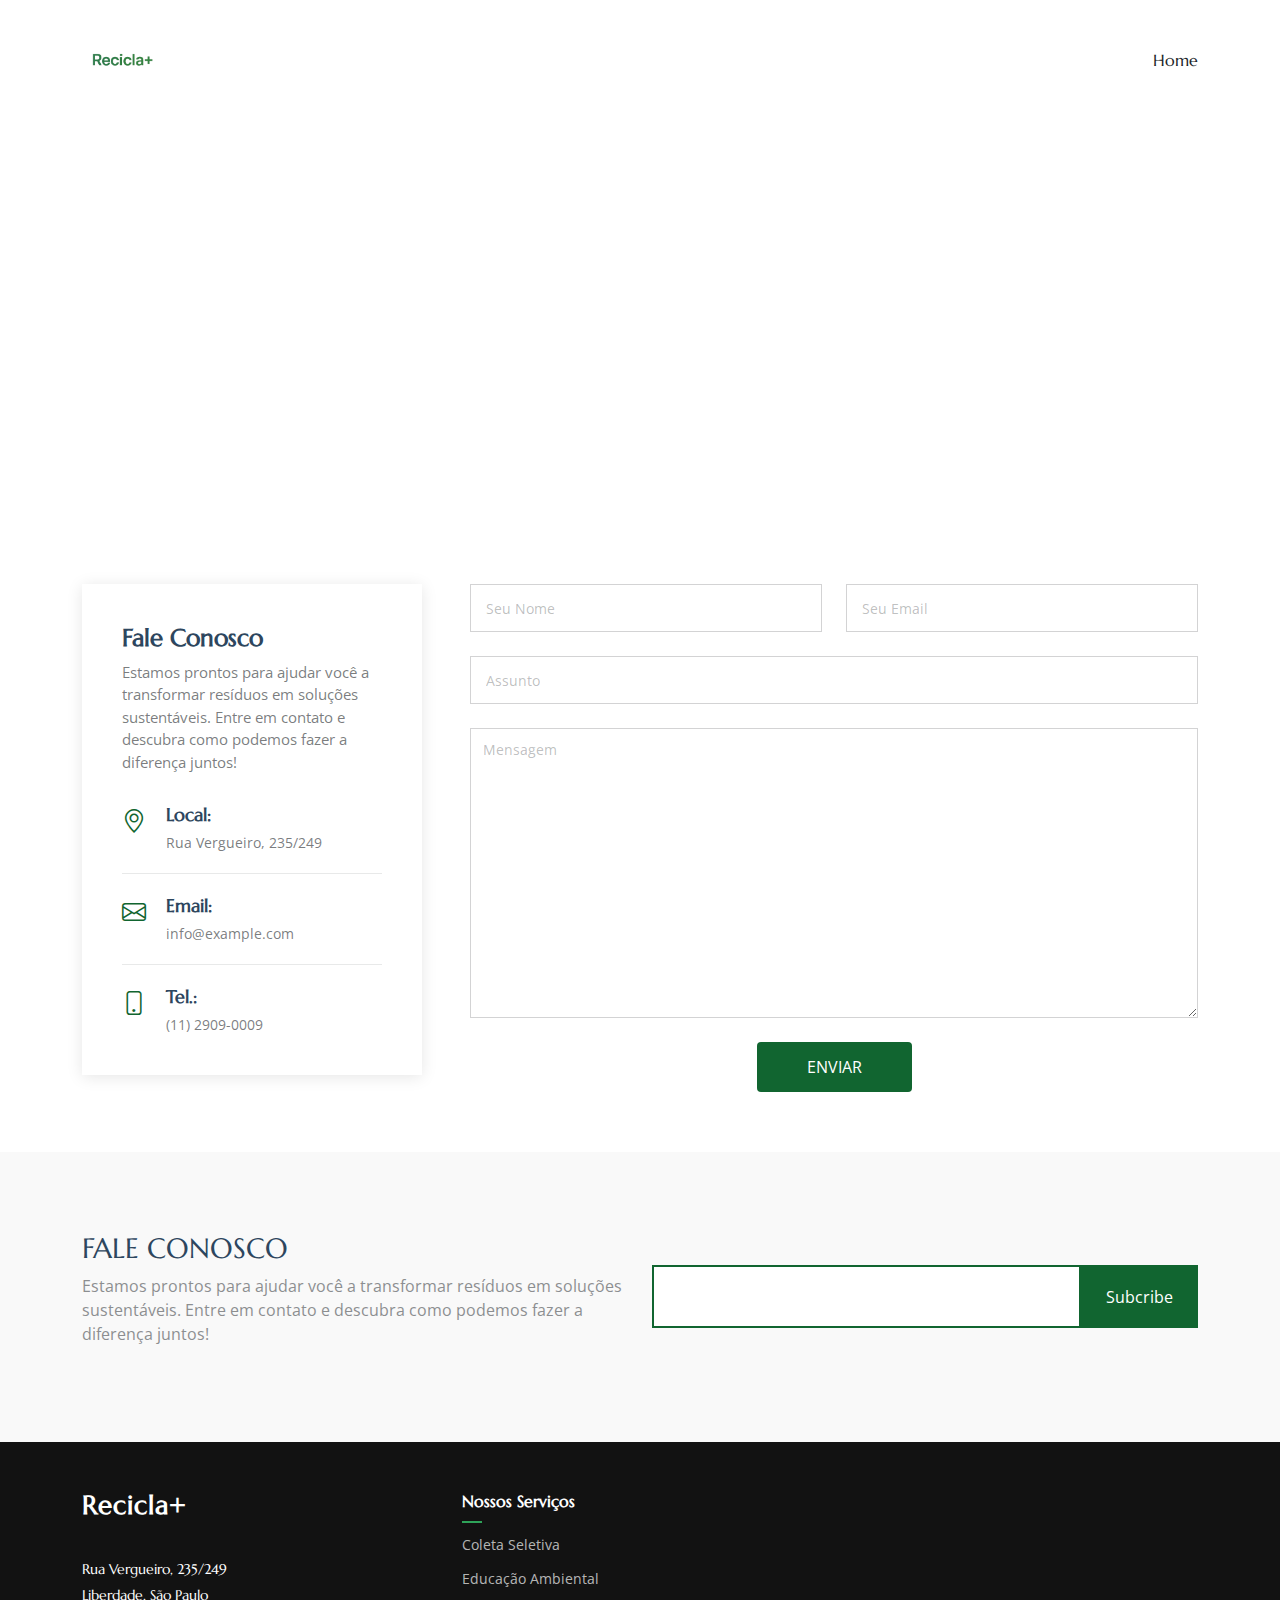
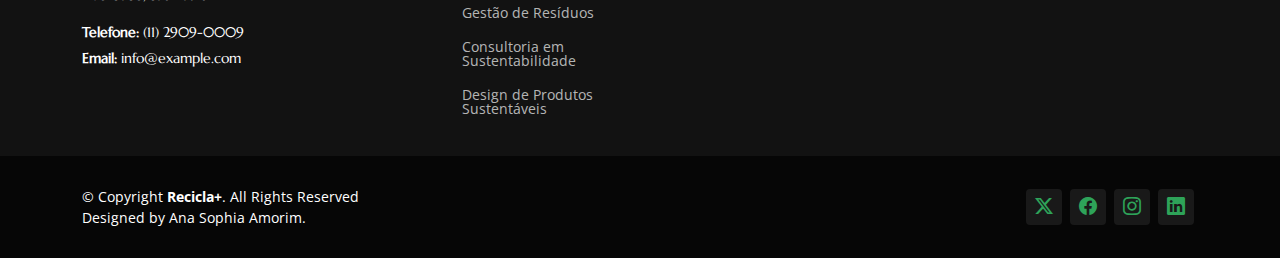
<file: contact.html>
<!DOCTYPE html>
<html lang="PR-BR">

<head>
  <meta charset="utf-8">
  <meta content="width=device-width, initial-scale=1.0" name="viewport">
  <title>Recicla+</title>
  <meta name="description" content="">
  <meta name="keywords" content="">

  <link href="assets/img/favicon.png" rel="icon">
  <link href="assets/img/apple-touch-icon.png" rel="apple-touch-icon">


  <link href="https://fonts.googleapis.com" rel="preconnect">
  <link href="https://fonts.gstatic.com" rel="preconnect" crossorigin>
  <link href="https://fonts.googleapis.com/css2?family=Open+Sans:ital,wght@0,300;0,400;0,500;0,600;0,700;0,800;1,300;1,400;1,500;1,600;1,700;1,800&family=Marcellus:wght@400&display=swap" rel="stylesheet">

  <link href="assets/vendor/bootstrap/css/bootstrap.min.css" rel="stylesheet">
  <link href="assets/vendor/bootstrap-icons/bootstrap-icons.css" rel="stylesheet">
  <link href="assets/vendor/aos/aos.css" rel="stylesheet">
  <link href="assets/vendor/swiper/swiper-bundle.min.css" rel="stylesheet">
  <link href="assets/vendor/glightbox/css/glightbox.min.css" rel="stylesheet">

  <link href="assets/css/main.css" rel="stylesheet">
</head>

<body class="contact-page">

  <header id="header" class="header d-flex align-items-center position-relative">
    <div class="container-fluid container-xl position-relative d-flex align-items-center justify-content-between">

      <a href="index.html" class="logo d-flex align-items-center">
        <img src="assets/img/logo.png" alt="Recicla+">
      </a>

      <nav id="navmenu" class="navmenu">
        <ul>
          <li><a href="index.html">Home</a></li>
        </ul>
        <i class="mobile-nav-toggle d-xl-none bi bi-list"></i>
      </nav>

    </div>
  </header>

  <main class="main">
    <section id="contact" class="contact section">

      <div class="mb-5">
        <iframe style="width: 100%; height: 400px;" src="https://www.google.com/maps/embed?pb=!4v1748987726204!6m8!1m7!1shtxy7YSrJGcLpMq8Ev6bMw!2m2!1d-23.56400586838328!2d-46.63905791482686!3f98.88321071559099!4f8.746229404554384!5f0.7820865974627469" frameborder="0" allowfullscreen=""></iframe>
      </div>

      <div class="container" data-aos="fade">

        <div class="row gy-5 gx-lg-5">

          <div class="col-lg-4">

            <div class="info">
              <h3>Fale Conosco</h3>
              <p>Estamos prontos para ajudar você a transformar resíduos em soluções sustentáveis. Entre em contato e descubra como podemos fazer a diferença juntos!</p>

              <div class="info-item d-flex">
                <i class="bi bi-geo-alt flex-shrink-0"></i>
                <div>
                  <h4>Local:</h4>
                  <p>Rua Vergueiro, 235/249</p>
                </div>
              </div>

              <div class="info-item d-flex">
                <i class="bi bi-envelope flex-shrink-0"></i>
                <div>
                  <h4>Email:</h4>
                  <p>info@example.com</p>
                </div>
              </div>

              <div class="info-item d-flex">
                <i class="bi bi-phone flex-shrink-0"></i>
                <div>
                  <h4>Tel.:</h4>
                  <p>(11) 2909-0009</p>
                </div>
              </div>

            </div>

          </div>

          <div class="col-lg-8">
            <form action="forms/contact.php" method="post" role="form" class="php-email-form">
              <div class="row">
                <div class="col-md-6 form-group">
                  <input type="text" name="name" class="form-control" id="name" placeholder="Seu Nome" required="">
                </div>
                <div class="col-md-6 form-group mt-3 mt-md-0">
                  <input type="email" class="form-control" name="email" id="email" placeholder="Seu Email" required="">
                </div>
              </div>
              <div class="form-group mt-3">
                <input type="text" class="form-control" name="subject" id="subject" placeholder="Assunto" required="">
              </div>
              <div class="form-group mt-3">
                <textarea class="form-control" name="message" placeholder="Mensagem" required=""></textarea>
              </div>
              <div class="my-3">
                <div class="loading">Carregando</div>
                <div class="error-message"></div>
                <div class="sent-message">Agradecemos sua Inscrição, o planeta também Agradece.!</div>
              </div>
              <div class="text-center"><button type="submit">ENVIAR</button></div>
            </form>
          </div><!-- End Contact Form -->

        </div>

      </div>

    </section><!-- /Contact Section -->

    <!-- Call To Action Section -->
    <section id="call-to-action" class="call-to-action section light-background">

      <div class="content">
        <div class="container">
          <div class="row align-items-center">
            <div class="col-lg-6">
              <h3>Fale Conosco</h3>
              <p class="opacity-50">
                Estamos prontos para ajudar você a transformar resíduos em soluções sustentáveis. Entre em contato e descubra como podemos fazer a diferença juntos!
              </p>
            </div>
            <div class="col-lg-6">
              <form action="forms/newsletter.php" class="form-subscribe php-email-form">
                <div class="form-group d-flex align-items-stretch">
                  <input type="email" name="email" class="form-control h-100" placeholder="Enter your e-mail">
                  <input type="submit" class="btn btn-secondary px-4" value="Subcribe">
                </div>
                <div class="loading">Carregando</div>
                <div class="error-message"></div>
                <div class="sent-message">
                   Agradecemos sua Inscrição, o planeta também Agradece.
                </div>
              </form>
            </div>
          </div>
        </div>
      </div>
    </section><!-- /Call To Action Section -->

  </main>

  <footer id="footer" class="footer dark-background">

    <div class="footer-top">
      <div class="container">
        <div class="row gy-4">
          <div class="col-lg-4 col-md-6 footer-about">
            <a href="index.html" class="logo d-flex align-items-center">
              <span class="sitename">Recicla+</span>
            </a>
            <div class="footer-contact pt-3">
              <p>Rua Vergueiro, 235/249</p>
              <p>Liberdade, São Paulo</p>
              <p class="mt-3"><strong>Telefone:</strong> <span>(11) 2909-0009</span></p>
              <p><strong>Email:</strong> <span>info@example.com</span></p>
            </div>
          </div>

          <div class="col-lg-2 col-md-3 footer-links">
            <h4>Nossos Serviços</h4>
            <ul>
              <li><a href="#">Coleta Seletiva</a></li>
              <li><a href="#">Educação Ambiental</a></li>
              <li><a href="#">Gestão de Resíduos</a></li>
              <li><a href="#">Consultoria em Sustentabilidade</a></li>
              <li><a href="#">Design de Produtos Sustentáveis</a></li>
            </ul>
          </div>

        </div>
      </div>
    </div>

    <div class="copyright text-center">
      <div class="container d-flex flex-column flex-lg-row justify-content-center justify-content-lg-between align-items-center">

        <div class="d-flex flex-column align-items-center align-items-lg-start">
          <div>
            © Copyright <strong><span>Recicla+</span></strong>. All Rights Reserved
          </div>
          <div class="Créditos">
            Designed by Ana Sophia Amorim.
          </div>
        </div>

        <div class="social-links order-first order-lg-last mb-3 mb-lg-0">
          <a href=""><i class="bi bi-twitter-x"></i></a>
          <a href=""><i class="bi bi-facebook"></i></a>
          <a href=""><i class="bi bi-instagram"></i></a>
          <a href=""><i class="bi bi-linkedin"></i></a>
        </div>

      </div>
    </div>

  </footer>
  <!-- Scroll Top -->
  <a href="#" id="scroll-top" class="scroll-top d-flex align-items-center justify-content-center"><i class="bi bi-arrow-up-short"></i></a>

  <!-- Preloader -->
  <div id="preloader"></div>

  <!-- Vendor JS Files -->
  <script src="assets/vendor/bootstrap/js/bootstrap.bundle.min.js"></script>
  <script src="assets/vendor/php-email-form/validate.js"></script>
  <script src="assets/vendor/aos/aos.js"></script>
  <script src="assets/vendor/swiper/swiper-bundle.min.js"></script>
  <script src="assets/vendor/glightbox/js/glightbox.min.js"></script>

  <!-- Main JS File -->
  <script src="assets/js/main.js"></script>

</body>

</html>
</file>
<file: assets/css/main.css>
/**
* Template Name: AgriCulture
* Template URL: https://bootstrapmade.com/agriculture-bootstrap-website-template/
* Updated: Aug 07 2024 with Bootstrap v5.3.3
* Author: BootstrapMade.com
* License: https://bootstrapmade.com/license/
*/

/*--------------------------------------------------------------
# Font & Color Variables
# Help: https://bootstrapmade.com/color-system/
--------------------------------------------------------------*/
/* Fonts */
:root {
  --default-font: "Open Sans",  system-ui, -apple-system, "Segoe UI", Roboto, "Helvetica Neue", Arial, "Noto Sans", "Liberation Sans", sans-serif, "Apple Color Emoji", "Segoe UI Emoji", "Segoe UI Symbol", "Noto Color Emoji";
  --heading-font: "Marcellus",  sans-serif;
  --nav-font: "Marcellus",  sans-serif;
}

/* Global Colors - The following color variables are used throughout the website. Updating them here will change the color scheme of the entire website */
:root { 
  --background-color: #ffffff; /* Background color for the entire website, including individual sections */
  --default-color: #212529; /* Default color used for the majority of the text content across the entire website */
  --heading-color: #2d465e; /* Color for headings, subheadings and title throughout the website */
  --accent-color: #116530; /* Accent color that represents your brand on the website. It's used for buttons, links, and other elements that need to stand out */
  --surface-color: #ffffff; /* The surface color is used as a background of boxed elements within sections, such as cards, icon boxes, or other elements that require a visual separation from the global background. */
  --contrast-color: #ffffff; /* Contrast color for text, ensuring readability against backgrounds of accent, heading, or default colors. */
}

/* Nav Menu Colors - The following color variables are used specifically for the navigation menu. They are separate from the global colors to allow for more customization options */
:root {
  --nav-color: #212529;  /* The default color of the main navmenu links */
  --nav-hover-color: #116530; /* Applied to main navmenu links when they are hovered over or active */
  --nav-mobile-background-color: #ffffff; /* Used as the background color for mobile navigation menu */
  --nav-dropdown-background-color: #ffffff; /* Used as the background color for dropdown items that appear when hovering over primary navigation items */
  --nav-dropdown-color: #212529; /* Used for navigation links of the dropdown items in the navigation menu. */
  --nav-dropdown-hover-color: #116530; /* Similar to --nav-hover-color, this color is applied to dropdown navigation links when they are hovered over. */
}

/* Color Presets - These classes override global colors when applied to any section or element, providing reuse of the sam color scheme. */

.light-background {
  --background-color: #f9f9f9;
  --surface-color: #ffffff;
}

.dark-background {
  --background-color: #060606;
  --default-color: #ffffff;
  --heading-color: #ffffff;
  --accent-color: #2ea359;
  --surface-color: #252525;
  --contrast-color: #ffffff;
}

/* Smooth scroll */
:root {
  scroll-behavior: smooth;
}

/*--------------------------------------------------------------
# General Styling & Shared Classes
--------------------------------------------------------------*/
body {
  color: var(--default-color);
  background-color: var(--background-color);
  font-family: var(--default-font);
}

a {
  color: var(--accent-color);
  text-decoration: none;
  transition: 0.3s;
}

a:hover {
  color: color-mix(in srgb, var(--accent-color), transparent 25%);
  text-decoration: none;
}

h1,
h2,
h3,
h4,
h5,
h6 {
  color: var(--heading-color);
  font-family: var(--heading-font);
}

/* PHP Email Form Messages
------------------------------*/
.php-email-form .error-message {
  display: none;
  background: #df1529;
  color: #ffffff;
  text-align: left;
  padding: 15px;
  margin-bottom: 24px;
  font-weight: 600;
}

.php-email-form .sent-message {
  display: none;
  color: #ffffff;
  background: #059652;
  text-align: center;
  padding: 15px;
  margin-bottom: 24px;
  font-weight: 600;
}

.php-email-form .loading {
  display: none;
  background: var(--surface-color);
  text-align: center;
  padding: 15px;
  margin-bottom: 24px;
}

.php-email-form .loading:before {
  content: "";
  display: inline-block;
  border-radius: 50%;
  width: 24px;
  height: 24px;
  margin: 0 10px -6px 0;
  border: 3px solid var(--accent-color);
  border-top-color: var(--surface-color);
  animation: php-email-form-loading 1s linear infinite;
}

@keyframes php-email-form-loading {
  0% {
    transform: rotate(0deg);
  }

  100% {
    transform: rotate(360deg);
  }
}

/* Pulsating Play Button
------------------------------*/
.pulsating-play-btn {
  width: 94px;
  height: 94px;
  background: radial-gradient(var(--accent-color) 50%, color-mix(in srgb, var(--accent-color), transparent 75%) 52%);
  border-radius: 50%;
  display: block;
  position: relative;
  overflow: hidden;
}

.pulsating-play-btn:before {
  content: "";
  position: absolute;
  width: 120px;
  height: 120px;
  animation-delay: 0s;
  animation: pulsate-play-btn 2s;
  animation-direction: forwards;
  animation-iteration-count: infinite;
  animation-timing-function: steps;
  opacity: 1;
  border-radius: 50%;
  border: 5px solid color-mix(in srgb, var(--accent-color), transparent 30%);
  top: -15%;
  left: -15%;
  background: rgba(198, 16, 0, 0);
}

.pulsating-play-btn:after {
  content: "";
  position: absolute;
  left: 50%;
  top: 50%;
  transform: translateX(-40%) translateY(-50%);
  width: 0;
  height: 0;
  border-top: 10px solid transparent;
  border-bottom: 10px solid transparent;
  border-left: 15px solid #fff;
  z-index: 100;
  transition: all 400ms cubic-bezier(0.55, 0.055, 0.675, 0.19);
}

.pulsating-play-btn:hover:before {
  content: "";
  position: absolute;
  left: 50%;
  top: 50%;
  transform: translateX(-40%) translateY(-50%);
  width: 0;
  height: 0;
  border: none;
  border-top: 10px solid transparent;
  border-bottom: 10px solid transparent;
  border-left: 15px solid #fff;
  z-index: 200;
  animation: none;
  border-radius: 0;
}

.pulsating-play-btn:hover:after {
  border-left: 15px solid var(--accent-color);
  transform: scale(20);
}

@keyframes pulsate-play-btn {
  0% {
    transform: scale(0.6, 0.6);
    opacity: 1;
  }

  100% {
    transform: scale(1, 1);
    opacity: 0;
  }
}

/*--------------------------------------------------------------
# Global Header
--------------------------------------------------------------*/
.header {
  color: var(--default-color);
  background-color: var(--background-color);
  padding: 20px 0;
  transition: all 0.5s;
  z-index: 997;
}

.header .logo {
  line-height: 1;
}

.header .logo img {
  max-height:80px;
  margin-right:150px;
}

.header .logo h1 {
  font-size: 30px;
  margin: 0;
  font-weight: 700;
  color: var(--heading-color);
}

.scrolled .header {
  box-shadow: 0px 0 18px color-mix(in srgb, var(--default-color), transparent 85%);
}

/*--------------------------------------------------------------
# Navigation Menu
--------------------------------------------------------------*/
/* Navmenu - Desktop */
@media (min-width: 1200px) {
  .navmenu {
    padding: 0;
  }

  .navmenu ul {
    margin: 0;
    padding: 0;
    display: flex;
    list-style: none;
    align-items: center;
  }

  .navmenu li {
    position: relative;
  }

  .navmenu a,
  .navmenu a:focus {
    color: var(--nav-color);
    padding: 18px 15px;
    font-size: 16px;
    font-family: var(--nav-font);
    font-weight: 400;
    display: flex;
    align-items: center;
    justify-content: space-between;
    white-space: nowrap;
    transition: 0.3s;
  }

  .navmenu a i,
  .navmenu a:focus i {
    font-size: 12px;
    line-height: 0;
    margin-left: 5px;
    transition: 0.3s;
  }

  .navmenu li:last-child a {
    padding-right: 0;
  }

  .navmenu li:hover>a,
  .navmenu .active,
  .navmenu .active:focus {
    color: var(--nav-hover-color);
  }

  .navmenu .dropdown ul {
    margin: 0;
    padding: 10px 0;
    background: var(--nav-dropdown-background-color);
    display: block;
    position: absolute;
    visibility: hidden;
    left: 14px;
    top: 130%;
    opacity: 0;
    transition: 0.3s;
    border-radius: 4px;
    z-index: 99;
    box-shadow: 0px 0px 30px color-mix(in srgb, var(--default-color), transparent 85%);
  }

  .navmenu .dropdown ul li {
    min-width: 200px;
  }

  .navmenu .dropdown ul a {
    padding: 10px 20px;
    font-size: 15px;
    text-transform: none;
    color: var(--nav-dropdown-color);
  }

  .navmenu .dropdown ul a i {
    font-size: 12px;
  }

  .navmenu .dropdown ul a:hover,
  .navmenu .dropdown ul .active:hover,
  .navmenu .dropdown ul li:hover>a {
    color: var(--nav-dropdown-hover-color);
  }

  .navmenu .dropdown:hover>ul {
    opacity: 1;
    top: 100%;
    visibility: visible;
  }

  .navmenu .dropdown .dropdown ul {
    top: 0;
    left: -90%;
    visibility: hidden;
  }

  .navmenu .dropdown .dropdown:hover>ul {
    opacity: 1;
    top: 0;
    left: -100%;
    visibility: visible;
  }
}

/* Navmenu - Mobile */
@media (max-width: 1199px) {
  .mobile-nav-toggle {
    color: var(--nav-color);
    font-size: 28px;
    line-height: 0;
    margin-right: 10px;
    cursor: pointer;
    transition: color 0.3s;
  }

  .navmenu {
    padding: 0;
    z-index: 9997;
  }

  .navmenu ul {
    display: none;
    list-style: none;
    position: absolute;
    inset: 60px 20px 20px 20px;
    padding: 10px 0;
    margin: 0;
    border-radius: 6px;
    background-color: var(--nav-mobile-background-color);
    overflow-y: auto;
    transition: 0.3s;
    z-index: 9998;
    box-shadow: 0px 0px 30px color-mix(in srgb, var(--default-color), transparent 90%);
  }

  .navmenu a,
  .navmenu a:focus {
    color: var(--nav-dropdown-color);
    padding: 10px 20px;
    font-family: var(--nav-font);
    font-size: 17px;
    font-weight: 500;
    display: flex;
    align-items: center;
    justify-content: space-between;
    white-space: nowrap;
    transition: 0.3s;
  }

  .navmenu a i,
  .navmenu a:focus i {
    font-size: 12px;
    line-height: 0;
    margin-left: 5px;
    width: 30px;
    height: 30px;
    display: flex;
    align-items: center;
    justify-content: center;
    border-radius: 50%;
    transition: 0.3s;
    background-color: color-mix(in srgb, var(--accent-color), transparent 90%);
  }

  .navmenu a i:hover,
  .navmenu a:focus i:hover {
    background-color: var(--accent-color);
    color: var(--contrast-color);
  }

  .navmenu a:hover,
  .navmenu .active,
  .navmenu .active:focus {
    color: var(--nav-dropdown-hover-color);
  }

  .navmenu .active i,
  .navmenu .active:focus i {
    background-color: var(--accent-color);
    color: var(--contrast-color);
    transform: rotate(180deg);
  }

  .navmenu .dropdown ul {
    position: static;
    display: none;
    z-index: 99;
    padding: 10px 0;
    margin: 10px 20px;
    background-color: var(--nav-dropdown-background-color);
    border: 1px solid color-mix(in srgb, var(--default-color), transparent 90%);
    box-shadow: none;
    transition: all 0.5s ease-in-out;
  }

  .navmenu .dropdown ul ul {
    background-color: rgba(33, 37, 41, 0.1);
  }

  .navmenu .dropdown>.dropdown-active {
    display: block;
    background-color: rgba(33, 37, 41, 0.03);
  }

  .mobile-nav-active {
    overflow: hidden;
  }

  .mobile-nav-active .mobile-nav-toggle {
    color: #fff;
    position: absolute;
    font-size: 32px;
    top: 15px;
    right: 15px;
    margin-right: 0;
    z-index: 9999;
  }

  .mobile-nav-active .navmenu {
    position: fixed;
    overflow: hidden;
    inset: 0;
    background: rgba(33, 37, 41, 0.8);
    transition: 0.3s;
  }

  .mobile-nav-active .navmenu>ul {
    display: block;
  }
}

/*--------------------------------------------------------------
# Global Footer
--------------------------------------------------------------*/
.footer {
  color: var(--default-color);
  background-color: var(--background-color);
  font-size: 14px;
  position: relative;
}

.footer .footer-top {
  background-color: color-mix(in srgb, var(--background-color), white 5%);
  padding-top: 50px;
}

.footer .footer-about .logo {
  line-height: 1;
  margin-bottom: 25px;
}

.footer .footer-about .logo img {
  max-height: 40px;
  margin-right: 6px;
}

.footer .footer-about .logo span {
  color: var(--heading-color);
  font-family: var(--heading-font);
  font-size: 26px;
  font-weight: 700;
  letter-spacing: 1px;
}

.footer .footer-about p {
  font-size: 14px;
  font-family: var(--heading-font);
}

.footer h4 {
  font-size: 16px;
  font-weight: 600;
  position: relative;
  padding-bottom: 12px;
  margin-bottom: 15px;
}

.footer h4::after {
  content: "";
  position: absolute;
  display: block;
  width: 20px;
  height: 2px;
  background: var(--accent-color);
  bottom: 0;
  left: 0;
}

.footer .footer-links {
  margin-bottom: 30px;
}

.footer .footer-links ul {
  list-style: none;
  padding: 0;
  margin: 0;
}

.footer .footer-links ul i {
  padding-right: 2px;
  font-size: 12px;
  line-height: 0;
}

.footer .footer-links ul li {
  padding: 10px 0;
  display: flex;
  align-items: center;
}

.footer .footer-links ul li:first-child {
  padding-top: 0;
}

.footer .footer-links ul a {
  color: color-mix(in srgb, var(--default-color), transparent 30%);
  display: inline-block;
  line-height: 1;
}

.footer .footer-links ul a:hover {
  color: var(--accent-color);
}

.footer .footer-contact p {
  margin-bottom: 5px;
}

.footer .copyright {
  padding: 30px 0;
}

.footer .copyright p {
  margin-bottom: 0;
}

.footer .credits {
  margin-top: 5px;
  font-size: 13px;
}

.footer .social-links a {
  font-size: 18px;
  display: inline-block;
  background: color-mix(in srgb, var(--default-color), transparent 92%);
  color: var(--accent-color);
  line-height: 1;
  padding: 8px 0;
  margin-right: 4px;
  border-radius: 4px;
  text-align: center;
  width: 36px;
  height: 36px;
  transition: 0.3s;
}

.footer .social-links a:hover {
  color: var(--contrast-color);
  background: var(--accent-color);
  text-decoration: none;
}

/*--------------------------------------------------------------
# Preloader
--------------------------------------------------------------*/
#preloader {
  position: fixed;
  inset: 0;
  z-index: 999999;
  overflow: hidden;
  background: var(--background-color);
  transition: all 0.6s ease-out;
}

#preloader:before {
  content: "";
  position: fixed;
  top: calc(50% - 30px);
  left: calc(50% - 30px);
  border: 6px solid #ffffff;
  border-color: var(--accent-color) transparent var(--accent-color) transparent;
  border-radius: 50%;
  width: 60px;
  height: 60px;
  animation: animate-preloader 1.5s linear infinite;
}

@keyframes animate-preloader {
  0% {
    transform: rotate(0deg);
  }

  100% {
    transform: rotate(360deg);
  }
}

/*--------------------------------------------------------------
# Scroll Top Button
--------------------------------------------------------------*/
.scroll-top {
  position: fixed;
  visibility: hidden;
  opacity: 0;
  right: 15px;
  bottom: 15px;
  z-index: 99999;
  background-color: var(--accent-color);
  width: 40px;
  height: 40px;
  border-radius: 4px;
  transition: all 0.4s;
}

.scroll-top i {
  font-size: 24px;
  color: var(--contrast-color);
  line-height: 0;
}

.scroll-top:hover {
  background-color: color-mix(in srgb, var(--accent-color), transparent 20%);
  color: var(--contrast-color);
}

.scroll-top.active {
  visibility: visible;
  opacity: 1;
}

/*--------------------------------------------------------------
# Disable aos animation delay on mobile devices
--------------------------------------------------------------*/
@media screen and (max-width: 768px) {
  [data-aos-delay] {
    transition-delay: 0 !important;
  }
}

/*--------------------------------------------------------------
# Global Page Titles & Breadcrumbs
--------------------------------------------------------------*/
.page-title {
  color: var(--default-color);
  background-color: var(--background-color);
  background-size: cover;
  background-position: center;
  background-repeat: no-repeat;
  padding: 80px 0;
  text-align: center;
  position: relative;
}

.page-title:before {
  content: "";
  background-color: color-mix(in srgb, var(--background-color), transparent 50%);
  position: absolute;
  inset: 0;
}

.page-title h1 {
  font-size: 42px;
  font-weight: 700;
  margin-bottom: 10px;
}

.page-title .breadcrumbs ol {
  display: flex;
  flex-wrap: wrap;
  list-style: none;
  justify-content: center;
  padding: 0;
  margin: 0;
  font-size: 16px;
  font-weight: 400;
}

.page-title .breadcrumbs ol li+li {
  padding-left: 10px;
}

.page-title .breadcrumbs ol li+li::before {
  content: "/";
  display: inline-block;
  padding-right: 10px;
  color: color-mix(in srgb, var(--default-color), transparent 50%);
}

/*--------------------------------------------------------------
# Global Sections
--------------------------------------------------------------*/
section,
.section {
  color: var(--default-color);
  background-color: var(--background-color);
  padding: 60px 0;
  scroll-margin-top: 100px;
  overflow: clip;
}

@media (max-width: 1199px) {

  section,
  .section {
    scroll-margin-top: 66px;
  }
}

/*--------------------------------------------------------------
# Global Section Titles
--------------------------------------------------------------*/
.section-title {
  text-align: center;
  padding-bottom: 60px;
  position: relative;
}

.section-title h2 {
  font-size: 28px;
  font-weight: 500;
  margin-bottom: 15px;
}

.section-title p {
  margin-bottom: 0;
  font-family: var(--heading-font);
  font-size: 32px;
}

/*--------------------------------------------------------------
# Hero Section
--------------------------------------------------------------*/
.hero {
  padding: 0;
}

.hero .carousel {
  width: 100%;
  min-height: calc(100vh - 100px);
  padding: 0;
  margin: 0;
  background-color: var(--background-color);
  position: relative;
}

.hero img {
  position: absolute;
  inset: 0;
  display: block;
  width: 100%;
  height: 100%;
  object-fit: cover;
  z-index: 1;
}

.hero .carousel-item {
  position: absolute;
  inset: 0;
  background-size: cover;
  background-position: center;
  background-repeat: no-repeat;
  overflow: hidden;
}

.hero .carousel-item:before {
  content: "";
  background: color-mix(in srgb, var(--background-color), transparent 60%);
  position: absolute;
  inset: 0;
  z-index: 2;
}

.hero .carousel-container {
  position: absolute;
  inset: 90px 64px 64px 64px;
  display: flex;
  justify-content: center;
  align-items: center;
  flex-direction: column;
  z-index: 3;
}

.hero h2 {
  margin-bottom: 30px;
  font-size: 48px;
  font-weight: 700;
  animation: fadeInDown 1s both;
}

@media (max-width: 768px) {
  .hero h2 {
    font-size: 30px;
  }
}

.hero p {
  animation: fadeInDown 1s both 0.2s;
}

@media (min-width: 1024px) {

  .hero h2,
  .hero p {
    max-width: 60%;
  }
}

.hero .btn-get-started {
  color: var(--contrast-color);
  background: var(--accent-color);
  font-family: var(--heading-font);
  font-weight: 500;
  font-size: 15px;
  letter-spacing: 1px;
  display: inline-block;
  padding: 8px 32px;
  border-radius: 50px;
  transition: 0.5s;
  margin: 10px;
  animation: fadeInUp 1s both 0.4s;
}

.hero .btn-get-started:hover {
  background: color-mix(in srgb, var(--accent-color), transparent 20%);
}

.hero .carousel-control-prev,
.hero .carousel-control-next {
  width: 10%;
  transition: 0.3s;
  opacity: 0.5;
}

.hero .carousel-control-prev:focus,
.hero .carousel-control-next:focus {
  opacity: 0.5;
}

.hero .carousel-control-prev:hover,
.hero .carousel-control-next:hover {
  opacity: 0.9;
}

@media (min-width: 1024px) {

  .hero .carousel-control-prev,
  .hero .carousel-control-next {
    width: 5%;
  }
}

.hero .carousel-control-next-icon,
.hero .carousel-control-prev-icon {
  background: none;
  font-size: 32px;
  line-height: 1;
}

.hero .carousel-indicators {
  list-style: none;
}

.hero .carousel-indicators li {
  cursor: pointer;
}

@keyframes fadeInUp {
  from {
    opacity: 0;
    transform: translate3d(0, 100%, 0);
  }

  to {
    opacity: 1;
    transform: translate3d(0, 0, 0);
  }
}

@keyframes fadeInDown {
  from {
    opacity: 0;
    transform: translate3d(0, -100%, 0);
  }

  to {
    opacity: 1;
    transform: translate3d(0, 0, 0);
  }
}

/*--------------------------------------------------------------
# Services Section
--------------------------------------------------------------*/
.services .section-title h2 {
  color: var(--accent-color);
  font-size: 20px;
}

.services .content .service-item {
  background-color: var(--surface-color);
  padding: 20px 30px;
  border-top: 1px solid color-mix(in srgb, var(--default-color), transparent 90%);
  border-left: 1px solid color-mix(in srgb, var(--default-color), transparent 90%);
  position: relative;
}

.services .content .service-item .number {
  position: absolute;
  right: 10px;
  top: 10px;
  font-weight: 400;
  color: color-mix(in srgb, var(--default-color), transparent 80%);
}

.services .content .service-item .service-item-icon {
  position: relative;
  margin-bottom: 20px;
  color: var(--accent-color);
}

.services .content .service-item .service-item-icon img {
  width: 50px;
}

.services .content .service-item .service-item-icon:before {
  position: absolute;
  content: "";
  transform: rotate(45deg);
  z-index: -1;
  left: -20px;
  border-top: 40px solid transparent;
  border-bottom: 40px solid transparent;
  border-right: 40px solid var(--accent-color);
  display: none;
}

.services .content .service-item .service-item-icon>span {
  color: var(--default-color);
  font-size: 4rem;
}

.services .content .service-item .service-item-content .service-heading {
  font-size: 20px;
  color: var(--default-color);
  font-weight: 400;
}

.services .content .service-item .service-item-content p {
  font-size: 15px;
}

@media (min-width: 769px) {
  .services .content [class^=col-]:nth-child(4n+4) .service-item {
    border-right: 1px solid color-mix(in srgb, var(--default-color), transparent 90%);
  }

  .services .content [class^=col-]:nth-last-child(-n+4) .service-item {
    border-bottom: 1px solid color-mix(in srgb, var(--default-color), transparent 90%);
  }
}

@media (max-width: 768px) {
  .services .content [class^=col-]:nth-child(2n+2) .service-item {
    border-right: 1px solid color-mix(in srgb, var(--default-color), transparent 90%);
  }

  .services .content [class^=col-]:last-child .service-item,
  .services .content [class^=col-]:nth-last-child(2) .service-item {
    border-bottom: 1px solid color-mix(in srgb, var(--default-color), transparent 90%);
  }
}

@media (max-width: 576px) {
  .services .content [class^=col-] .service-item {
    border: 1px solid color-mix(in srgb, var(--default-color), transparent 90%);
    margin-bottom: 10px;
  }
}

/*--------------------------------------------------------------
# About Section
--------------------------------------------------------------*/
.about .section-title {
  margin-bottom: 60px;
}

.about .content {
  background: var(--accent-color);
  color: var(--contrast-color);
  padding: 7rem 0;
}

.about .content .img-overlap {
  margin-top: -150px;
}

.about p {
  color: var(--contrast-color);
}

.about .content-title {
  color: var(--contrast-color);
  font-weight: 300;
  text-align: left;
}

.about .content-title strong {
  font-weight: 700;
}

.about .content-subtitle {
  font-weight: 300;
  color: var(--contrast-color);
  text-transform: uppercase;
  font-size: 1.3rem;
}

/*--------------------------------------------------------------
# Services 2 Section
--------------------------------------------------------------*/
.services-2 {
  overflow: visible;
  margin-bottom: 200px;
}

.services-2 .section-title {
  text-align: left;
}

.services-2 .section-title h2 {
  color: color-mix(in srgb, var(--contrast-color), transparent 50%);
  text-transform: uppercase;
  font-size: 20px;
}

.services-2 .section-title p {
  color: var(--contrast-color);
}

.services-2 .services-carousel-wrap {
  position: relative;
  margin-bottom: -200px;
}

.services-2 .swiper-wrapper {
  height: auto;
}

.services-2 .service-item {
  position: relative;
  overflow: hidden;
}

.services-2 .service-item:before {
  content: "";
  background-color: color-mix(in srgb, var(--background-color), transparent 50%);
  top: 0;
  left: 0;
  right: 0;
  bottom: 0;
  position: absolute;
  opacity: 0;
  visibility: hidden;
  z-index: 1;
  transition: 0.3s all ease;
}

.services-2 .service-item img {
  transition: 0.5s all ease;
  transform: scale(1);
}

.services-2 .service-item .service-item-contents {
  z-index: 9;
  position: absolute;
  bottom: 20px;
  left: 20px;
  right: 20px;
  transition: 0.3s all ease;
  transform: translateY(100%);
  opacity: 0;
  visibility: hidden;
}

.services-2 .service-item .service-item-contents .service-item-category {
  color: var(--accent-color);
  text-transform: uppercase;
}

.services-2 .service-item .service-item-contents .service-item-title {
  color: var(--contrast-color);
  margin-bottom: 0;
}

.services-2 .service-item:hover:before {
  opacity: 1;
  visibility: visible;
}

.services-2 .service-item:hover .service-item-contents {
  transform: translateY(0%);
  opacity: 1;
  visibility: visible;
}

.services-2 .service-item:hover img {
  transform: scale(1.2);
}

.services-2 .navigation-prev,
.services-2 .navigation-next {
  position: absolute;
  top: 50%;
  transform: translateY(-50%);
  z-index: 9;
  width: 46px;
  height: 46px;
  background: var(--contrast-color);
  background-color: none;
  border: none;
  transition: 0.3s all ease;
}

.services-2 .navigation-prev i,
.services-2 .navigation-next i {
  font-size: 2rem;
}

.services-2 .navigation-prev:hover,
.services-2 .navigation-next:hover {
  background-color: var(--accent-color);
  color: var(--contrast-color);
}

.services-2 .navigation-prev {
  left: 10px;
}

.services-2 .navigation-next {
  right: 10px;
}

.services-2 .swiper {
  padding-bottom: 50px;
}

.services-2 .swiper-pagination {
  bottom: 0px;
}

.services-2 .swiper-pagination .swiper-pagination-bullet {
  border-radius: 0;
  width: 20px;
  height: 4px;
  background-color: color-mix(in srgb, var(--background-color), transparent 80%) !important;
  opacity: 1;
}

.services-2 .swiper-pagination .swiper-pagination-bullet-active {
  background-color: var(--accent-color) !important;
}

/*--------------------------------------------------------------
# Testimonials Section
--------------------------------------------------------------*/
.testimonials .testimonial img {
  width: 100px;
  height: 100px;
  border-radius: 50%;
  margin-bottom: 20px;
}

.testimonials .testimonial blockquote p {
  font-size: 20px;
  color: var(--default-color);
  font-weight: 500;
}

.testimonials .testimonial .client-name {
  text-transform: uppercase;
  font-size: 1.2rem;
  color: var(--accent-color);
}

/*--------------------------------------------------------------
# Recent Posts Section
--------------------------------------------------------------*/
.recent-posts .post-item {
  background: var(--surface-color);
  box-shadow: 0px 2px 20px rgba(0, 0, 0, 0.1);
  transition: 0.3s;
}

.recent-posts .post-item .post-img img {
  transition: 0.5s;
}

.recent-posts .post-item .post-date {
  position: absolute;
  right: 0;
  bottom: 0;
  background-color: var(--accent-color);
  color: var(--contrast-color);
  text-transform: uppercase;
  font-size: 13px;
  padding: 6px 12px;
  font-weight: 500;
}

.recent-posts .post-item .post-content {
  padding: 30px;
}

.recent-posts .post-item .post-title {
  color: var(--heading-color);
  font-size: 20px;
  font-weight: 700;
  transition: 0.3s;
  margin-bottom: 15px;
}

.recent-posts .post-item .meta i {
  font-size: 16px;
  color: var(--accent-color);
}

.recent-posts .post-item .meta span {
  font-size: 15px;
  color: color-mix(in srgb, var(--default-color), transparent 50%);
}

.recent-posts .post-item hr {
  color: color-mix(in srgb, var(--default-color), transparent 80%);
  margin: 20px 0;
}

.recent-posts .post-item .readmore {
  display: flex;
  align-items: center;
  font-weight: 600;
  line-height: 1;
  transition: 0.3s;
  color: color-mix(in srgb, var(--default-color), transparent 40%);
}

.recent-posts .post-item .readmore i {
  line-height: 0;
  margin-left: 6px;
  font-size: 16px;
}

.recent-posts .post-item:hover .post-title,
.recent-posts .post-item:hover .readmore {
  color: var(--accent-color);
}

.recent-posts .post-item:hover .post-img img {
  transform: scale(1.1);
}

/*--------------------------------------------------------------
# Call To Action Section
--------------------------------------------------------------*/
.call-to-action .content {
  padding: 20px 0;
}

.call-to-action .content h3 {
  font-weight: 300;
  text-transform: uppercase;
}

.call-to-action .content .form-subscribe .form-control {
  border: 2px solid var(--accent-color);
  background: var(--surface-color);
  border-radius: 0;
}

.call-to-action .content .form-subscribe input[type=email] {
  height: 63px !important;
  color: var(--default-color);
}

.call-to-action .content .form-subscribe input[type=email]:focus {
  box-shadow: none;
}

.call-to-action .content .form-subscribe input[type=email]::placeholder {
  color: color-mix(in srgb, var(--contrast-color), transparent 50%);
}

.call-to-action .content .loading,
.call-to-action .content .error-message,
.call-to-action .content .sent-message {
  margin-top: 15px;
}

.call-to-action .content .btn {
  color: var(--contrast-color);
  background-color: var(--accent-color);
  border: 1px solid var(--accent-color);
  border-radius: 0;
}

.call-to-action .content .btn:hover,
.call-to-action .content .btn:active,
.call-to-action .content .btn:focus {
  box-shadow: none;
  outline: none;
  background-color: var(--contrast-color);
  border: 1px solid var(--contrrast-color);
}

/*--------------------------------------------------------------
# About 3 Section
--------------------------------------------------------------*/
.about-3 .content-title {
  color: var(--accent-color);
  margin-bottom: 30px;
}

.about-3 .btn-cta {
  text-transform: uppercase;
  font-size: 14px;
  padding-top: 20px;
  padding-bottom: 20px;
  padding-left: 30px;
  padding-right: 30px;
  background-color: var(--accent-color);
  color: var(--contrast-color);
  border-radius: 6px;
}

.about-3 .list-check {
  margin-bottom: 50px;
}

.about-3 .list-check li {
  display: block;
  padding-left: 30px;
  position: relative;
}

.about-3 .list-check li:before {
  content: "\f26e";
  display: inline-block;
  font-family: "bootstrap-icons" !important;
  font-style: normal;
  font-weight: normal !important;
  font-variant: normal;
  text-transform: none;
  line-height: 1;
  vertical-align: -0.125em;
  -webkit-font-smoothing: antialiased;
  position: absolute;
  top: 0.1rem;
  font-size: 20px;
  left: 0;
  color: var(--accent-color);
}

.about-3 .pulsating-play-btn {
  position: absolute;
  left: calc(50% - 47px);
  top: calc(50% - 47px);
}

/*--------------------------------------------------------------
# Team Section
--------------------------------------------------------------*/
.team .person {
  position: relative;
}

.team .person figure {
  margin-bottom: 0;
  padding-bottom: 0;
  position: relative;
  overflow: hidden;
  margin-bottom: 30px;
}

.team .person img {
  transition: 0.3s all ease;
}

.team .person .person-contents {
  text-align: center;
}

.team .person .person-contents h3 {
  color: var(--heading-color);
  font-size: 24px;
}

.team .person .person-contents .position {
  color: var(--accent-color);
}

.team .person:hover img {
  transform: scale(1.05);
}

.team .person .social {
  position: absolute;
  bottom: 10px;
  left: 10px;
  z-index: 2;
}

.team .person .social a {
  display: block;
  margin-bottom: 10px;
  width: 40px;
  height: 40px;
  background: var(--contrast-color);
  position: relative;
}

.team .person .social a>span {
  position: absolute;
  top: 50%;
  left: 50%;
  transform: translate(-50%, -50%);
}

.team .person .social a:hover {
  background: var(--accent-color);
  color: var(--contrast-color);
}

/*--------------------------------------------------------------
# Blog Posts 2 Section
--------------------------------------------------------------*/
.blog-posts-2 article {
  background-color: var(--surface-color);
  box-shadow: 0px 2px 20px rgba(0, 0, 0, 0.1);
  transition: 0.3s;
  border-radius: 8px;
  overflow: hidden;
}

.blog-posts-2 .post-img img {
  transition: 0.5s;
}

.blog-posts-2 .post-content {
  padding: 30px;
}

.blog-posts-2 .post-title {
  font-size: 20px;
  line-height: 24px;
  color: var(--heading-color);
  font-weight: 600;
  transition: 0.3s;
  margin-bottom: 20px;
}

.blog-posts-2 .meta {
  position: relative;
  margin-top: -20px;
  padding: 0 30px;
}

.blog-posts-2 .meta i {
  font-size: 16px;
  color: var(--accent-color);
}

.blog-posts-2 .meta span {
  font-size: 15px;
  color: color-mix(in srgb, var(--default-color), transparent 40%);
}

.blog-posts-2 .meta .post-date {
  background-color: var(--accent-color);
  color: var(--contrast-color);
  font-size: 13px;
  padding: 6px 12px;
  text-align: center;
  margin-right: 15px;
  border-radius: 4px;
}

.blog-posts-2 .meta .post-date span {
  display: block;
  color: var(--contrast-color);
  font-weight: 700;
  font-size: 20px;
}

.blog-posts-2 .readmore {
  display: flex;
  align-items: center;
  font-weight: 400;
  line-height: 1;
  transition: 0.3s;
  color: color-mix(in srgb, var(--heading-color), transparent 20%);
}

.blog-posts-2 .readmore i {
  line-height: 0;
  margin-left: 6px;
  font-size: 16px;
}

.blog-posts-2 article:hover .post-title,
.blog-posts-2 article:hover .readmore {
  color: var(--accent-color);
}

.blog-posts-2 article:hover .post-img img {
  transform: scale(1.1);
}

/*--------------------------------------------------------------
# Blog Pagination Section
--------------------------------------------------------------*/
.blog-pagination {
  padding-top: 0;
  color: color-mix(in srgb, var(--default-color), transparent 40%);
}

.blog-pagination ul {
  display: flex;
  padding: 0;
  margin: 0;
  list-style: none;
}

.blog-pagination li {
  margin: 0 5px;
  transition: 0.3s;
}

.blog-pagination li a {
  color: color-mix(in srgb, var(--default-color), transparent 40%);
  padding: 7px 16px;
  display: flex;
  align-items: center;
  justify-content: center;
}

.blog-pagination li a.active,
.blog-pagination li a:hover {
  background: var(--accent-color);
  color: var(--contrast-color);
}

.blog-pagination li a.active a,
.blog-pagination li a:hover a {
  color: var(--contrast-color);
}

/*--------------------------------------------------------------
# Blog Details Section
--------------------------------------------------------------*/
.blog-details {
  padding-bottom: 30px;
}

.blog-details .article {
  background-color: var(--surface-color);
  padding: 30px;
  box-shadow: 0 4px 16px rgba(0, 0, 0, 0.1);
}

.blog-details .post-img {
  margin: -30px -30px 20px -30px;
  overflow: hidden;
}

.blog-details .title {
  color: var(--heading-color);
  font-size: 28px;
  font-weight: 700;
  padding: 0;
  margin: 30px 0;
}

.blog-details .content {
  margin-top: 20px;
}

.blog-details .content h3 {
  font-size: 22px;
  margin-top: 30px;
  font-weight: bold;
}

.blog-details .content blockquote {
  overflow: hidden;
  background-color: color-mix(in srgb, var(--default-color), transparent 95%);
  padding: 60px;
  position: relative;
  text-align: center;
  margin: 20px 0;
}

.blog-details .content blockquote p {
  color: var(--default-color);
  line-height: 1.6;
  margin-bottom: 0;
  font-style: italic;
  font-weight: 500;
  font-size: 22px;
}

.blog-details .content blockquote:after {
  content: "";
  position: absolute;
  left: 0;
  top: 0;
  bottom: 0;
  width: 3px;
  background-color: var(--accent-color);
  margin-top: 20px;
  margin-bottom: 20px;
}

.blog-details .meta-top {
  margin-top: 20px;
  color: color-mix(in srgb, var(--default-color), transparent 40%);
}

.blog-details .meta-top ul {
  display: flex;
  flex-wrap: wrap;
  list-style: none;
  align-items: center;
  padding: 0;
  margin: 0;
}

.blog-details .meta-top ul li+li {
  padding-left: 20px;
}

.blog-details .meta-top i {
  font-size: 16px;
  margin-right: 8px;
  line-height: 0;
  color: color-mix(in srgb, var(--default-color), transparent 40%);
}

.blog-details .meta-top a {
  color: color-mix(in srgb, var(--default-color), transparent 40%);
  font-size: 14px;
  display: inline-block;
  line-height: 1;
}

.blog-details .meta-bottom {
  padding-top: 10px;
  border-top: 1px solid color-mix(in srgb, var(--default-color), transparent 90%);
}

.blog-details .meta-bottom i {
  color: color-mix(in srgb, var(--default-color), transparent 40%);
  display: inline;
}

.blog-details .meta-bottom a {
  color: color-mix(in srgb, var(--default-color), transparent 40%);
  transition: 0.3s;
}

.blog-details .meta-bottom a:hover {
  color: var(--accent-color);
}

.blog-details .meta-bottom .cats {
  list-style: none;
  display: inline;
  padding: 0 20px 0 0;
  font-size: 14px;
}

.blog-details .meta-bottom .cats li {
  display: inline-block;
}

.blog-details .meta-bottom .tags {
  list-style: none;
  display: inline;
  padding: 0;
  font-size: 14px;
}

.blog-details .meta-bottom .tags li {
  display: inline-block;
}

.blog-details .meta-bottom .tags li+li::before {
  padding-right: 6px;
  color: var(--default-color);
  content: ",";
}

.blog-details .meta-bottom .share {
  font-size: 16px;
}

.blog-details .meta-bottom .share i {
  padding-left: 5px;
}

/*--------------------------------------------------------------
# Blog Comments Section
--------------------------------------------------------------*/
.blog-comments {
  padding: 10px 0;
}

.blog-comments .comments-count {
  font-weight: bold;
}

.blog-comments .comment {
  margin-top: 30px;
  position: relative;
}

.blog-comments .comment .comment-img {
  margin-right: 14px;
}

.blog-comments .comment .comment-img img {
  width: 60px;
}

.blog-comments .comment h5 {
  font-size: 16px;
  margin-bottom: 2px;
}

.blog-comments .comment h5 a {
  font-weight: bold;
  color: var(--default-color);
  transition: 0.3s;
}

.blog-comments .comment h5 a:hover {
  color: var(--accent-color);
}

.blog-comments .comment h5 .reply {
  padding-left: 10px;
  color: color-mix(in srgb, var(--default-color), transparent 20%);
}

.blog-comments .comment h5 .reply i {
  font-size: 20px;
}

.blog-comments .comment time {
  display: block;
  font-size: 14px;
  color: color-mix(in srgb, var(--default-color), transparent 40%);
  margin-bottom: 5px;
}

.blog-comments .comment.comment-reply {
  padding-left: 40px;
}

/*--------------------------------------------------------------
# Comment Form Section
--------------------------------------------------------------*/
.comment-form {
  padding-top: 10px;
}

.comment-form form {
  background-color: var(--surface-color);
  margin-top: 30px;
  padding: 30px;
  box-shadow: 0 4px 16px rgba(0, 0, 0, 0.1);
}

.comment-form form h4 {
  font-weight: bold;
  font-size: 22px;
}

.comment-form form p {
  font-size: 14px;
}

.comment-form form input {
  background-color: var(--surface-color);
  color: var(--default-color);
  border: 1px solid color-mix(in srgb, var(--default-color), transparent 70%);
  font-size: 14px;
  border-radius: 4px;
  padding: 10px 10px;
}

.comment-form form input:focus {
  color: var(--default-color);
  background-color: var(--surface-color);
  box-shadow: none;
  border-color: var(--accent-color);
}

.comment-form form input::placeholder {
  color: color-mix(in srgb, var(--default-color), transparent 50%);
}

.comment-form form textarea {
  background-color: var(--surface-color);
  color: var(--default-color);
  border: 1px solid color-mix(in srgb, var(--default-color), transparent 70%);
  border-radius: 4px;
  padding: 10px 10px;
  font-size: 14px;
  height: 120px;
}

.comment-form form textarea:focus {
  color: var(--default-color);
  box-shadow: none;
  border-color: var(--accent-color);
  background-color: var(--surface-color);
}

.comment-form form textarea::placeholder {
  color: color-mix(in srgb, var(--default-color), transparent 50%);
}

.comment-form form .form-group {
  margin-bottom: 25px;
}

.comment-form form .btn-primary {
  border-radius: 4px;
  padding: 10px 20px;
  border: 0;
  background-color: var(--accent-color);
  color: var(--contrast-color);
}

.comment-form form .btn-primary:hover {
  color: var(--contrast-color);
  background-color: color-mix(in srgb, var(--accent-color), transparent 20%);
}

/*--------------------------------------------------------------
# Contact Section
--------------------------------------------------------------*/
.contact {
  padding-top: 10px;
}

.contact .info {
  background-color: var(--surface-color);
  padding: 40px;
  box-shadow: 0px 2px 15px rgba(0, 0, 0, 0.1);
  overflow: hidden;
}

.contact .info h3 {
  font-weight: 600;
  font-size: 24px;
}

.contact .info p {
  color: color-mix(in srgb, var(--default-color), transparent 40%);
  margin-bottom: 30px;
  font-size: 15px;
}

.contact .info-item+.info-item {
  padding-top: 20px;
  margin-top: 20px;
  border-top: 1px solid color-mix(in srgb, var(--default-color), transparent 90%);
}

.contact .info-item i {
  font-size: 24px;
  color: var(--accent-color);
  transition: all 0.3s ease-in-out;
  margin-right: 20px;
}

.contact .info-item h4 {
  padding: 0;
  font-size: 18px;
  line-height: 24px;
  font-weight: 600;
  margin-bottom: 5px;
}

.contact .info-item p {
  padding: 0;
  margin-bottom: 0;
  font-size: 14px;
  color: color-mix(in srgb, var(--default-color), transparent 40%);
}

.contact .php-email-form {
  width: 100%;
}

.contact .php-email-form .form-group {
  padding-bottom: 8px;
}

.contact .php-email-form input[type=text],
.contact .php-email-form input[type=email],
.contact .php-email-form textarea {
  color: var(--default-color);
  background-color: var(--surface-color);
  border-radius: 0px;
  box-shadow: none;
  font-size: 14px;
  border-color: color-mix(in srgb, var(--default-color), transparent 80%);
}

.contact .php-email-form input[type=text]:focus,
.contact .php-email-form input[type=email]:focus,
.contact .php-email-form textarea:focus {
  border-color: var(--accent-color);
}

.contact .php-email-form input[type=text]::placeholder,
.contact .php-email-form input[type=email]::placeholder,
.contact .php-email-form textarea::placeholder {
  color: color-mix(in srgb, var(--default-color), transparent 70%);
}

.contact .php-email-form input[type=text],
.contact .php-email-form input[type=email] {
  height: 48px;
  padding: 10px 15px;
}

.contact .php-email-form textarea {
  padding: 10px 12px;
  height: 290px;
}

.contact .php-email-form button[type=submit] {
  background: var(--accent-color);
  color: var(--contrast-color);
  border: 0;
  padding: 13px 50px;
  transition: 0.4s;
  border-radius: 4px;
}

.contact .php-email-form button[type=submit]:hover {
  background: color-mix(in srgb, var(--accent-color) 90%, black 15%);
}

/*--------------------------------------------------------------
# Widgets
--------------------------------------------------------------*/
.widgets-container {
  margin: 60px 0 30px 0;
}

.widget-title {
  color: var(--heading-color);
  font-size: 20px;
  font-weight: 600;
  padding: 0 0 10px 0;
  margin: 0 0 20px 0;
  position: relative;
}

.widget-title:before {
  content: "";
  position: absolute;
  display: block;
  height: 2px;
  background: color-mix(in srgb, var(--default-color), transparent 90%);
  left: 0;
  right: 0;
  bottom: 1px;
}

.widget-title:after {
  content: "";
  position: absolute;
  display: block;
  width: 40px;
  height: 2px;
  background: var(--accent-color);
  left: 0;
  bottom: 1px;
}

.widget-item {
  margin-bottom: 40px;
}

.widget-item:last-child {
  margin-bottom: 0;
}

.recent-posts-widget .post-item {
  display: flex;
  margin-bottom: 15px;
}

.recent-posts-widget .post-item:last-child {
  margin-bottom: 0;
}

.recent-posts-widget .post-item img {
  width: 80px;
  margin-right: 15px;
}

.recent-posts-widget .post-item h4 {
  font-size: 15px;
  font-weight: bold;
  margin-bottom: 5px;
}

.recent-posts-widget .post-item h4 a {
  color: var(--default-color);
  transition: 0.3s;
}

.recent-posts-widget .post-item h4 a:hover {
  color: var(--accent-color);
}

.recent-posts-widget .post-item time {
  display: block;
  font-style: italic;
  font-size: 14px;
  color: color-mix(in srgb, var(--default-color), transparent 50%);
}

.categories-widget ul {
  list-style: none;
  padding: 0;
  margin: 0;
}

.categories-widget ul li {
  padding-bottom: 10px;
}

.categories-widget ul li:last-child {
  padding-bottom: 0;
}

.categories-widget ul a {
  color: color-mix(in srgb, var(--default-color), transparent 20%);
  transition: 0.3s;
}

.categories-widget ul a:hover {
  color: var(--accent-color);
}

.categories-widget ul a span {
  padding-left: 5px;
  color: color-mix(in srgb, var(--default-color), transparent 50%);
  font-size: 14px;
}

.blog-author-widget img {
  max-width: 120px;
  margin-right: 20px;
}

.blog-author-widget h4 {
  font-weight: 600;
  font-size: 24px;
  margin-bottom: 0px;
  padding: 0;
  color: color-mix(in srgb, var(--default-color), transparent 20%);
}

.blog-author-widget .social-links {
  margin: 5px 0;
}

.blog-author-widget .social-links a {
  color: color-mix(in srgb, var(--default-color), transparent 60%);
  margin-right: 5px;
  font-size: 18px;
}

.blog-author-widget .social-links a:hover {
  color: var(--accent-color);
}

.blog-author-widget p {
  font-style: italic;
  color: color-mix(in srgb, var(--default-color), transparent 30%);
  margin: 10px 0 0 0;
}

.search-widget form {
  background: var(--background-color);
  border: 1px solid color-mix(in srgb, var(--default-color), transparent 70%);
  padding: 3px 10px;
  position: relative;
  transition: 0.3s;
}

.search-widget form input[type=text] {
  border: 0;
  padding: 4px;
  border-radius: 4px;
  width: calc(100% - 40px);
  background-color: var(--background-color);
  color: var(--default-color);
}

.search-widget form input[type=text]:focus {
  outline: none;
}

.search-widget form button {
  background: var(--accent-color);
  color: var(--contrast-color);
  position: absolute;
  top: 0;
  right: 0;
  bottom: 0;
  border: 0;
  font-size: 16px;
  padding: 0 15px;
  margin: -1px;
  transition: 0.3s;
  border-radius: 0 4px 4px 0;
  line-height: 0;
}

.search-widget form button i {
  line-height: 0;
}

.search-widget form button:hover {
  background: color-mix(in srgb, var(--accent-color), transparent 20%);
}

.search-widget form:is(:focus-within) {
  border-color: var(--accent-color);
}

.recent-posts-widget-2 .post-item {
  display: flex;
  flex-direction: column;
  margin-bottom: 20px;
}

.recent-posts-widget-2 .post-item:last-child {
  margin-bottom: 0;
}

.recent-posts-widget-2 .post-item h4 {
  font-size: 16px;
  font-weight: 600;
  margin-bottom: 5px;
}

.recent-posts-widget-2 .post-item h4 a {
  color: var(--default-color);
  transition: 0.3s;
}

.recent-posts-widget-2 .post-item h4 a:hover {
  color: var(--accent-color);
}

.recent-posts-widget-2 .post-item time {
  display: block;
  font-style: italic;
  font-size: 14px;
  color: color-mix(in srgb, var(--default-color), transparent 50%);
}

.tags-widget ul {
  list-style: none;
  padding: 0;
  margin: 0;
}

.tags-widget ul li {
  display: inline-block;
}

.tags-widget ul a {
  color: color-mix(in srgb, var(--default-color), transparent 30%);
  font-size: 14px;
  padding: 6px 14px;
  margin: 0 6px 8px 0;
  border: 1px solid color-mix(in srgb, var(--default-color), transparent 60%);
  display: inline-block;
  transition: 0.3s;
}

.tags-widget ul a:hover {
  background: var(--accent-color);
  color: var(--contrast-color);
  border: 1px solid var(--accent-color);
}

.tags-widget ul a span {
  padding-left: 5px;
  color: color-mix(in srgb, var(--default-color), transparent 60%);
  font-size: 14px;
}
</file>
